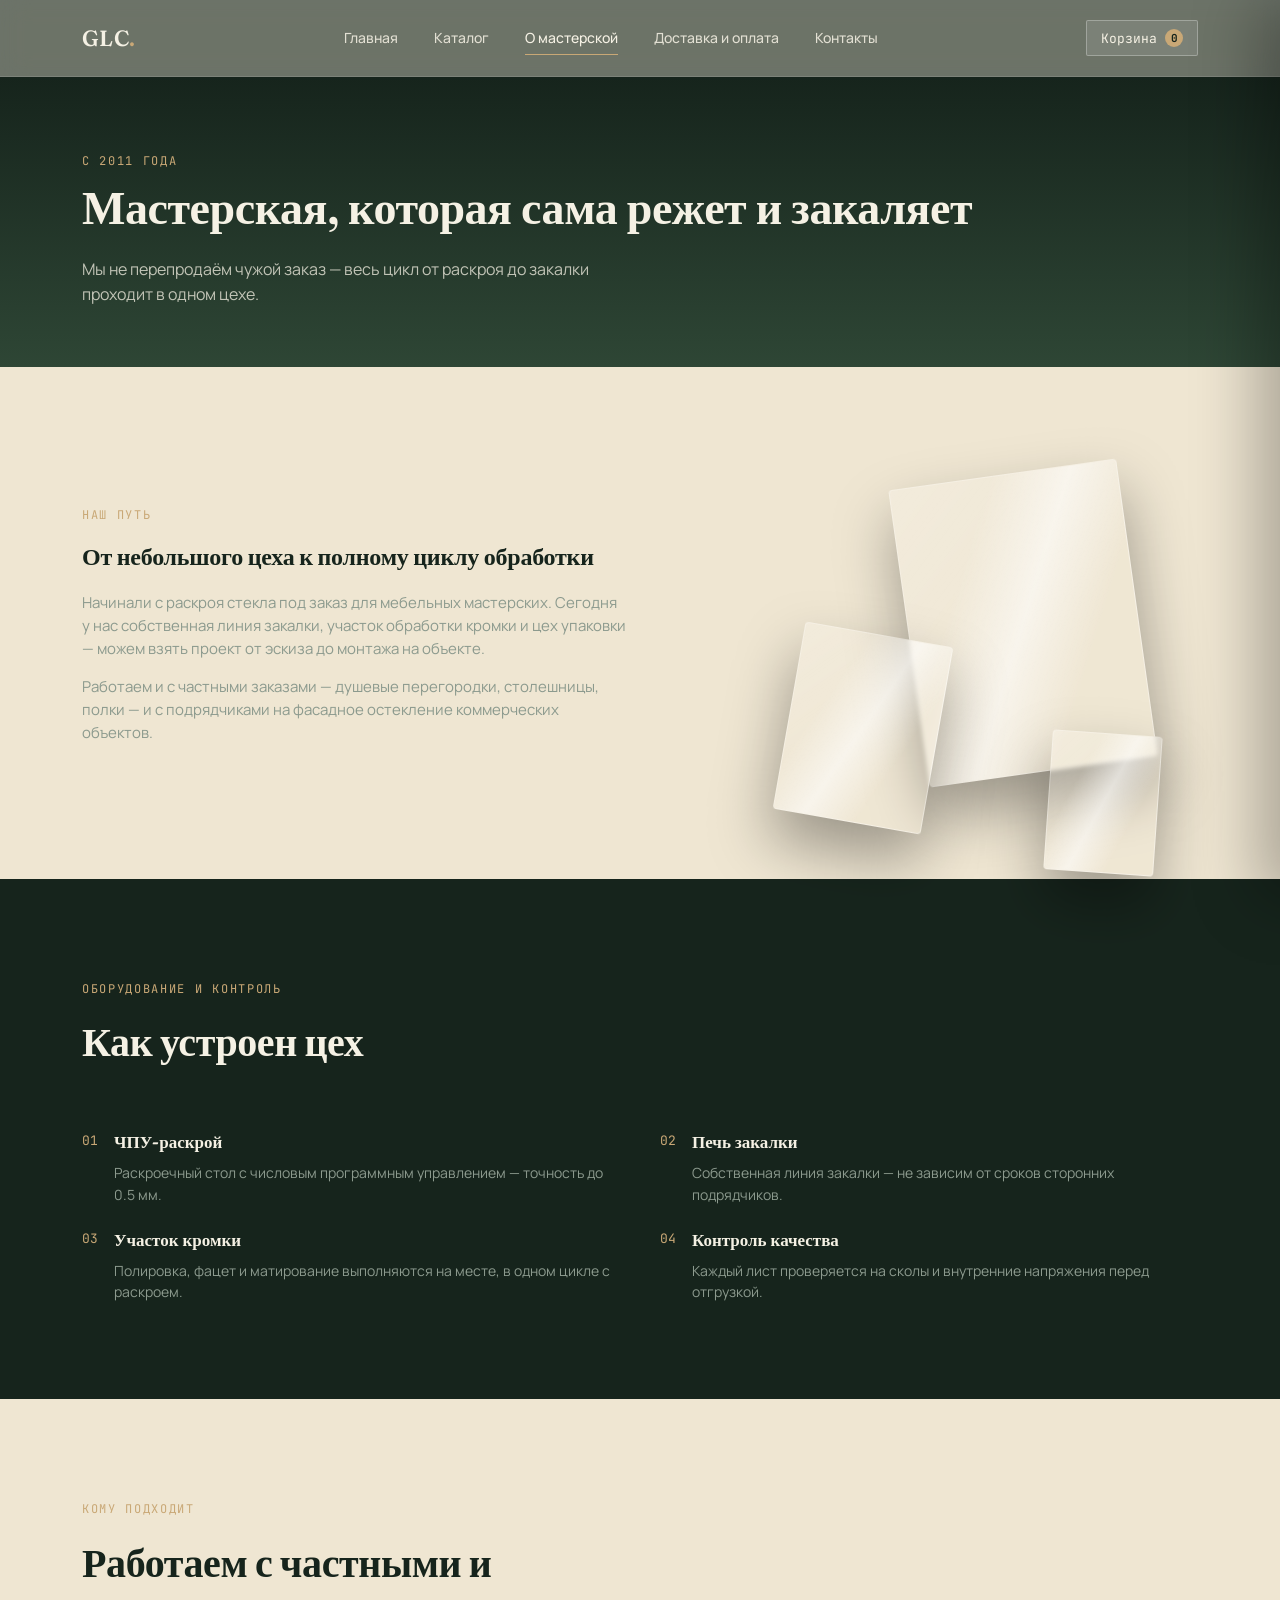
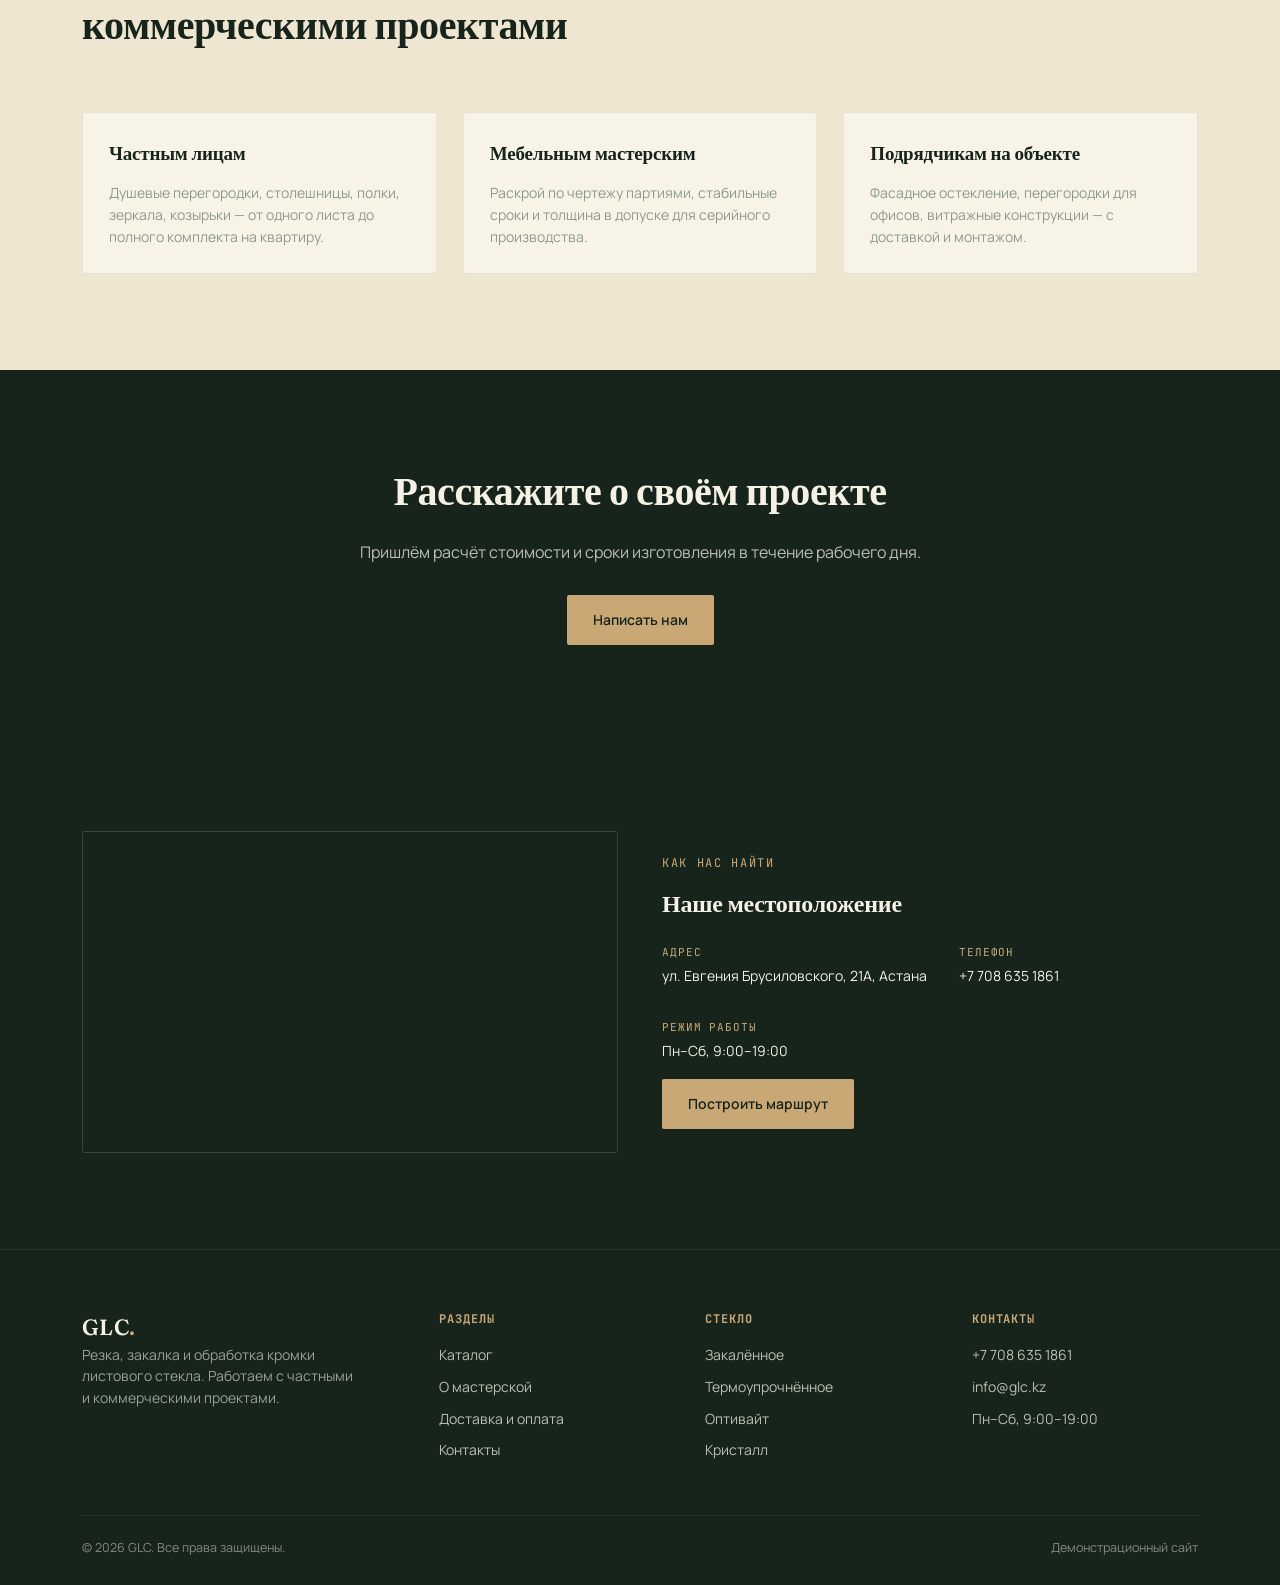
<file: About.html>
<!DOCTYPE html>
<html lang="ru">
<head>
<meta charset="UTF-8">
<meta name="viewport" content="width=device-width, initial-scale=1.0">
<meta name="description" content="GLC — мастерская полного цикла обработки стекла в Астане: раскрой по чертежу, собственная линия закалки, обработка кромки, контроль качества.">
<link rel="canonical" href="https://glc.kz/About.html">
<meta property="og:type" content="website">
<meta property="og:title" content="О мастерской — GLC Астана">
<meta property="og:description" content="GLC — мастерская полного цикла обработки стекла в Астане: раскрой по чертежу, собственная линия закалки, обработка кромки, контроль качества.">
<meta property="og:url" content="https://glc.kz/About.html">
<meta property="og:locale" content="ru_RU">
<link rel="icon" href="data:image/svg+xml,%3Csvg xmlns=%22http://www.w3.org/2000/svg%22 viewBox=%220 0 100 100%22%3E%3Cpolygon points=%2250,6 90,38 74,94 26,94 10,38%22 fill=%22%232E4635%22 stroke=%22%23C9A876%22 stroke-width=%224%22/%3E%3Cpolygon points=%2250,6 90,38 50,50%22 fill=%22%236E8F72%22 opacity=%220.6%22/%3E%3C/svg%3E">
<title>О мастерской — GLC</title>
<link rel="preconnect" href="https://fonts.googleapis.com">
<link href="https://fonts.googleapis.com/css2?family=Fraunces:ital,wght@0,500;0,600;1,500&family=Manrope:wght@400;500;600;700&family=JetBrains+Mono:wght@400;500;700&display=swap" rel="stylesheet">
<link rel="stylesheet" href="Style.css">
<script src="Script.js"></script>
</head>
<body>

<header class="site-header">
  <div class="wrap">
    <a href="index.html" class="logo">GLC<span>.</span></a>
    <nav class="nav-links">
      <a href="index.html">Главная</a>
      <a href="Catalog.html">Каталог</a>
      <a href="About.html" class="active">О мастерской</a>
      <a href="Delivery.html">Доставка и оплата</a>
      <a href="Contacts.html">Контакты</a>
    </nav>
    <div class="header-right">
      <button class="cart-btn">Корзина <span class="cart-count">0</span></button>
      <div class="burger"><span></span><span></span><span></span></div>
    </div>
  </div>
</header>

<div class="page-head">
  <div class="wrap">
    <span class="eyebrow">С 2011 года</span>
    <h1>Мастерская, которая сама режет и закаляет</h1>
    <p>Мы не перепродаём чужой заказ — весь цикл от раскроя до закалки проходит в одном цехе.</p>
  </div>
</div>

<section class="band-sand">
  <div class="wrap grid-2" style="align-items:center;">
    <div>
      <span class="eyebrow">Наш путь</span>
      <h2 style="margin-top:12px;">От небольшого цеха к полному циклу обработки</h2>
      <p style="color:var(--text-muted); margin-top:16px; font-size:15px;">
        Начинали с раскроя стекла под заказ для мебельных мастерских. Сегодня у нас собственная линия закалки,
        участок обработки кромки и цех упаковки — можем взять проект от эскиза до монтажа на объекте.
      </p>
      <p style="color:var(--text-muted); margin-top:14px; font-size:15px;">
        Работаем и с частными заказами — душевые перегородки, столешницы, полки — и с подрядчиками на фасадное
        остекление коммерческих объектов.
      </p>
    </div>
    <div class="shard-field" style="height:320px;">
      <div class="shard shard-a"></div>
      <div class="shard shard-b"></div>
      <div class="shard shard-c"></div>
    </div>
  </div>
</section>

<section class="band-deep">
  <div class="wrap">
    <div class="section-head">
      <span class="eyebrow">Оборудование и контроль</span>
      <h2>Как устроен цех</h2>
    </div>
    <div class="feat-list">
      <div class="feat">
        <span class="num">01</span>
        <div><h4>ЧПУ-раскрой</h4><p>Раскроечный стол с числовым программным управлением — точность до 0.5 мм.</p></div>
      </div>
      <div class="feat">
        <span class="num">02</span>
        <div><h4>Печь закалки</h4><p>Собственная линия закалки — не зависим от сроков сторонних подрядчиков.</p></div>
      </div>
      <div class="feat">
        <span class="num">03</span>
        <div><h4>Участок кромки</h4><p>Полировка, фацет и матирование выполняются на месте, в одном цикле с раскроем.</p></div>
      </div>
      <div class="feat">
        <span class="num">04</span>
        <div><h4>Контроль качества</h4><p>Каждый лист проверяется на сколы и внутренние напряжения перед отгрузкой.</p></div>
      </div>
    </div>
  </div>
</section>

<section class="band-sand">
  <div class="wrap">
    <div class="section-head">
      <span class="eyebrow">Кому подходит</span>
      <h2>Работаем с частными и коммерческими проектами</h2>
    </div>
    <div class="grid-3">
      <div class="card">
        <h3>Частным лицам</h3>
        <p class="desc">Душевые перегородки, столешницы, полки, зеркала, козырьки — от одного листа до полного комплекта на квартиру.</p>
      </div>
      <div class="card">
        <h3>Мебельным мастерским</h3>
        <p class="desc">Раскрой по чертежу партиями, стабильные сроки и толщина в допуске для серийного производства.</p>
      </div>
      <div class="card">
        <h3>Подрядчикам на объекте</h3>
        <p class="desc">Фасадное остекление, перегородки для офисов, витражные конструкции — с доставкой и монтажом.</p>
      </div>
    </div>
  </div>
</section>

<section class="cta-band">
  <div class="wrap">
    <h2>Расскажите о своём проекте</h2>
    <p>Пришлём расчёт стоимости и сроки изготовления в течение рабочего дня.</p>
    <a href="Contacts.html" class="btn btn-primary">Написать нам</a>
  </div>
</section>

<section class="band-deep location-section">
  <div class="wrap">
    <div class="location-map">
      <iframe src="https://maps.google.com/maps?q=%D0%9A%D0%B0%D0%B7%D0%B0%D1%85%D1%81%D1%82%D0%B0%D0%BD%2C%20%D0%90%D1%81%D1%82%D0%B0%D0%BD%D0%B0%2C%20%D1%83%D0%BB%D0%B8%D1%86%D0%B0%20%D0%95%D0%B2%D0%B3%D0%B5%D0%BD%D0%B8%D1%8F%20%D0%91%D1%80%D1%83%D1%81%D0%B8%D0%BB%D0%BE%D0%B2%D1%81%D0%BA%D0%BE%D0%B3%D0%BE%2C%2021%D0%90&t=&z=16&ie=UTF8&iwloc=&output=embed" loading="lazy" allowfullscreen title="Карта — расположение мастерской GLC"></iframe>
    </div>
    <div class="location-info">
      <span class="eyebrow">Как нас найти</span>
      <h2 style="color:var(--text-light); margin-top:6px;">Наше местоположение</h2>
      <div class="info-strip">
        <div><span class="lbl">Адрес</span>ул. Евгения Брусиловского, 21А, Астана</div>
        <div><span class="lbl">Телефон</span>+7 708 635 1861</div>
        <div><span class="lbl">Режим работы</span>Пн–Сб, 9:00–19:00</div>
      </div>
      <a class="btn btn-primary" style="margin-top:12px; width:fit-content;" target="_blank" rel="noopener" href="https://www.google.com/maps/dir/?api=1&destination=%D0%9A%D0%B0%D0%B7%D0%B0%D1%85%D1%81%D1%82%D0%B0%D0%BD%2C%20%D0%90%D1%81%D1%82%D0%B0%D0%BD%D0%B0%2C%20%D1%83%D0%BB%D0%B8%D1%86%D0%B0%20%D0%95%D0%B2%D0%B3%D0%B5%D0%BD%D0%B8%D1%8F%20%D0%91%D1%80%D1%83%D1%81%D0%B8%D0%BB%D0%BE%D0%B2%D1%81%D0%BA%D0%BE%D0%B3%D0%BE%2C%2021%D0%90">Построить маршрут</a>
    </div>
  </div>
</section>

<footer>
  <div class="wrap">
    <div class="footer-grid">
      <div>
        <a href="index.html" class="logo">GLC<span>.</span></a>
        <p class="foot-desc">Резка, закалка и обработка кромки листового стекла. Работаем с частными и коммерческими проектами.</p>
      </div>
      <div>
        <h5>Разделы</h5>
        <ul>
          <li><a href="Catalog.html">Каталог</a></li>
          <li><a href="About.html">О мастерской</a></li>
          <li><a href="Delivery.html">Доставка и оплата</a></li>
          <li><a href="Contacts.html">Контакты</a></li>
        </ul>
      </div>
      <div>
        <h5>Стекло</h5>
        <ul>
          <li>Закалённое</li>
          <li>Термоупрочнённое</li>
          <li>Оптивайт</li>
          <li>Кристалл</li>
        </ul>
      </div>
      <div>
        <h5>Контакты</h5>
        <ul>
          <li>+7 708 635 1861</li>
          <li>info@glc.kz</li>
          <li>Пн–Сб, 9:00–19:00</li>
        </ul>
      </div>
    </div>
    <div class="foot-bottom">
      <span>© 2026 GLC. Все права защищены.</span>
      <span>Демонстрационный сайт</span>
    </div>
  </div>
</footer>

<div class="toast"></div>
</body>
</html>
</file>
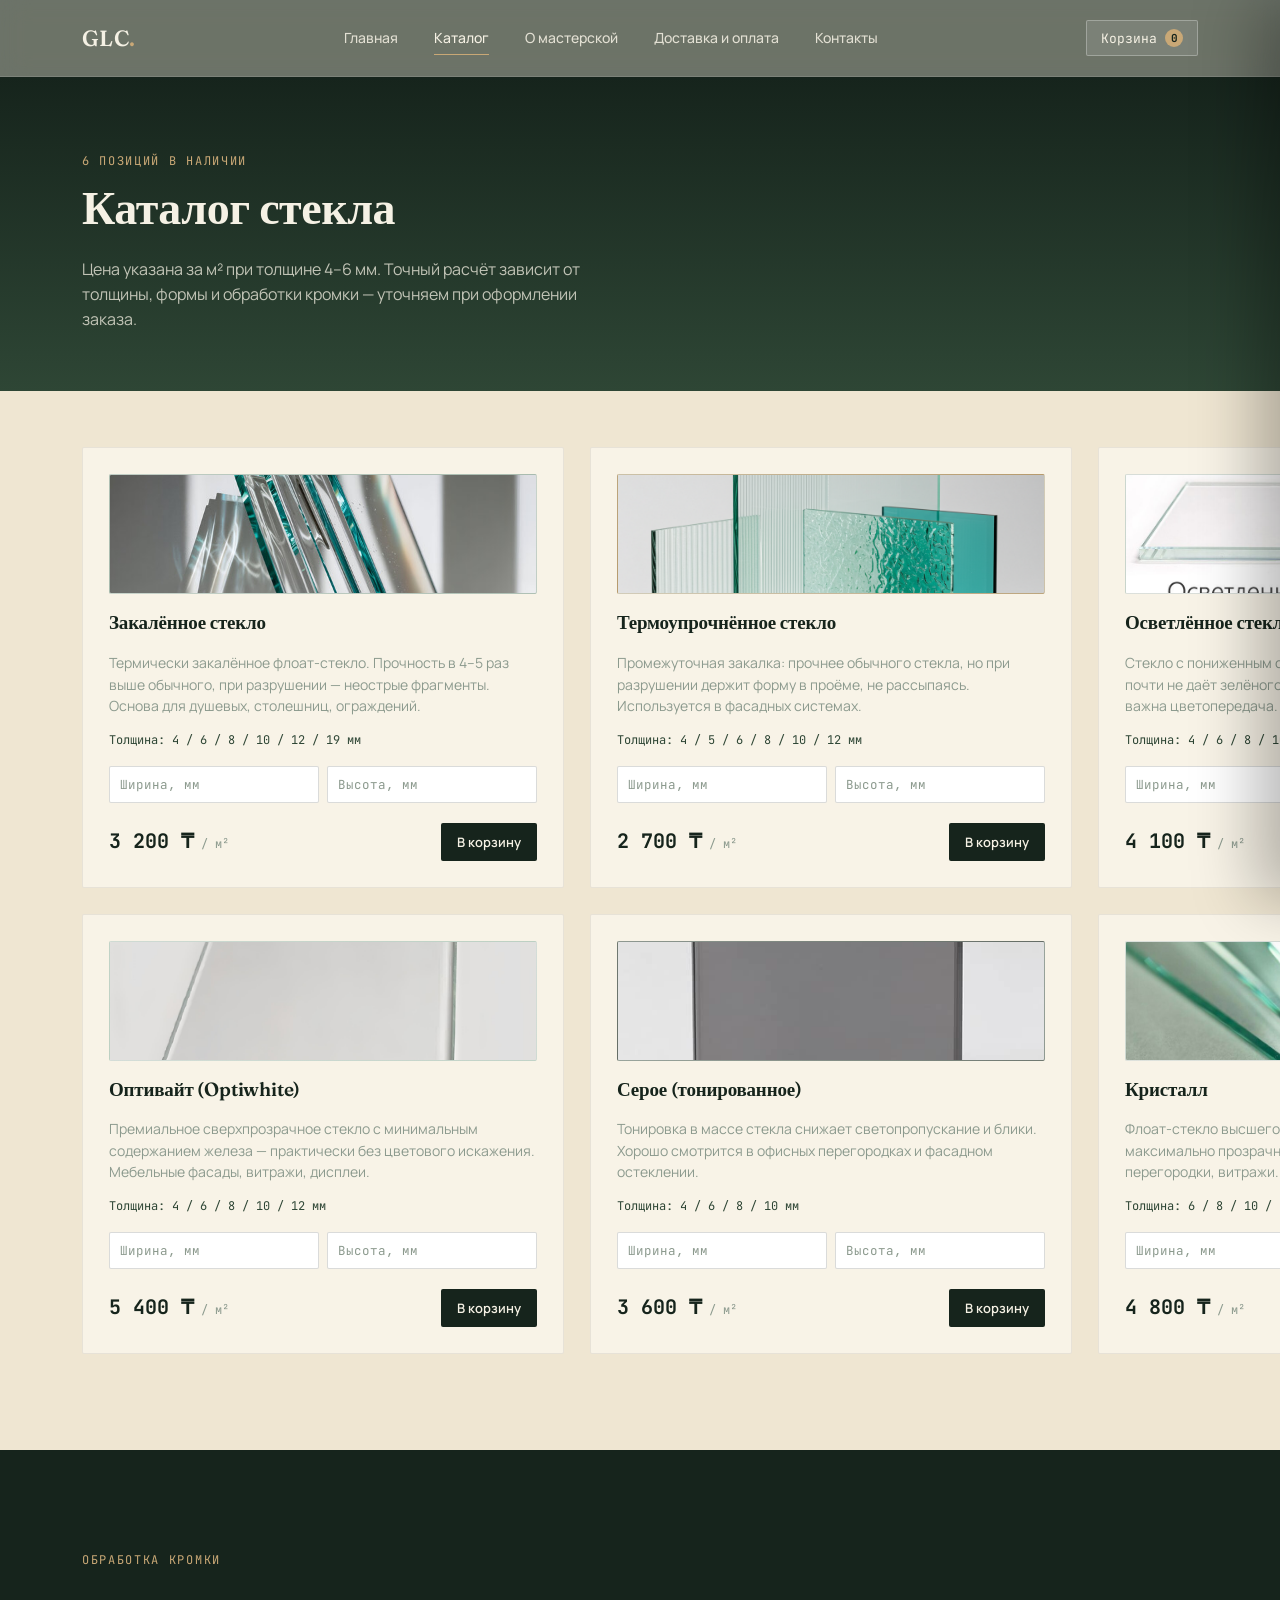
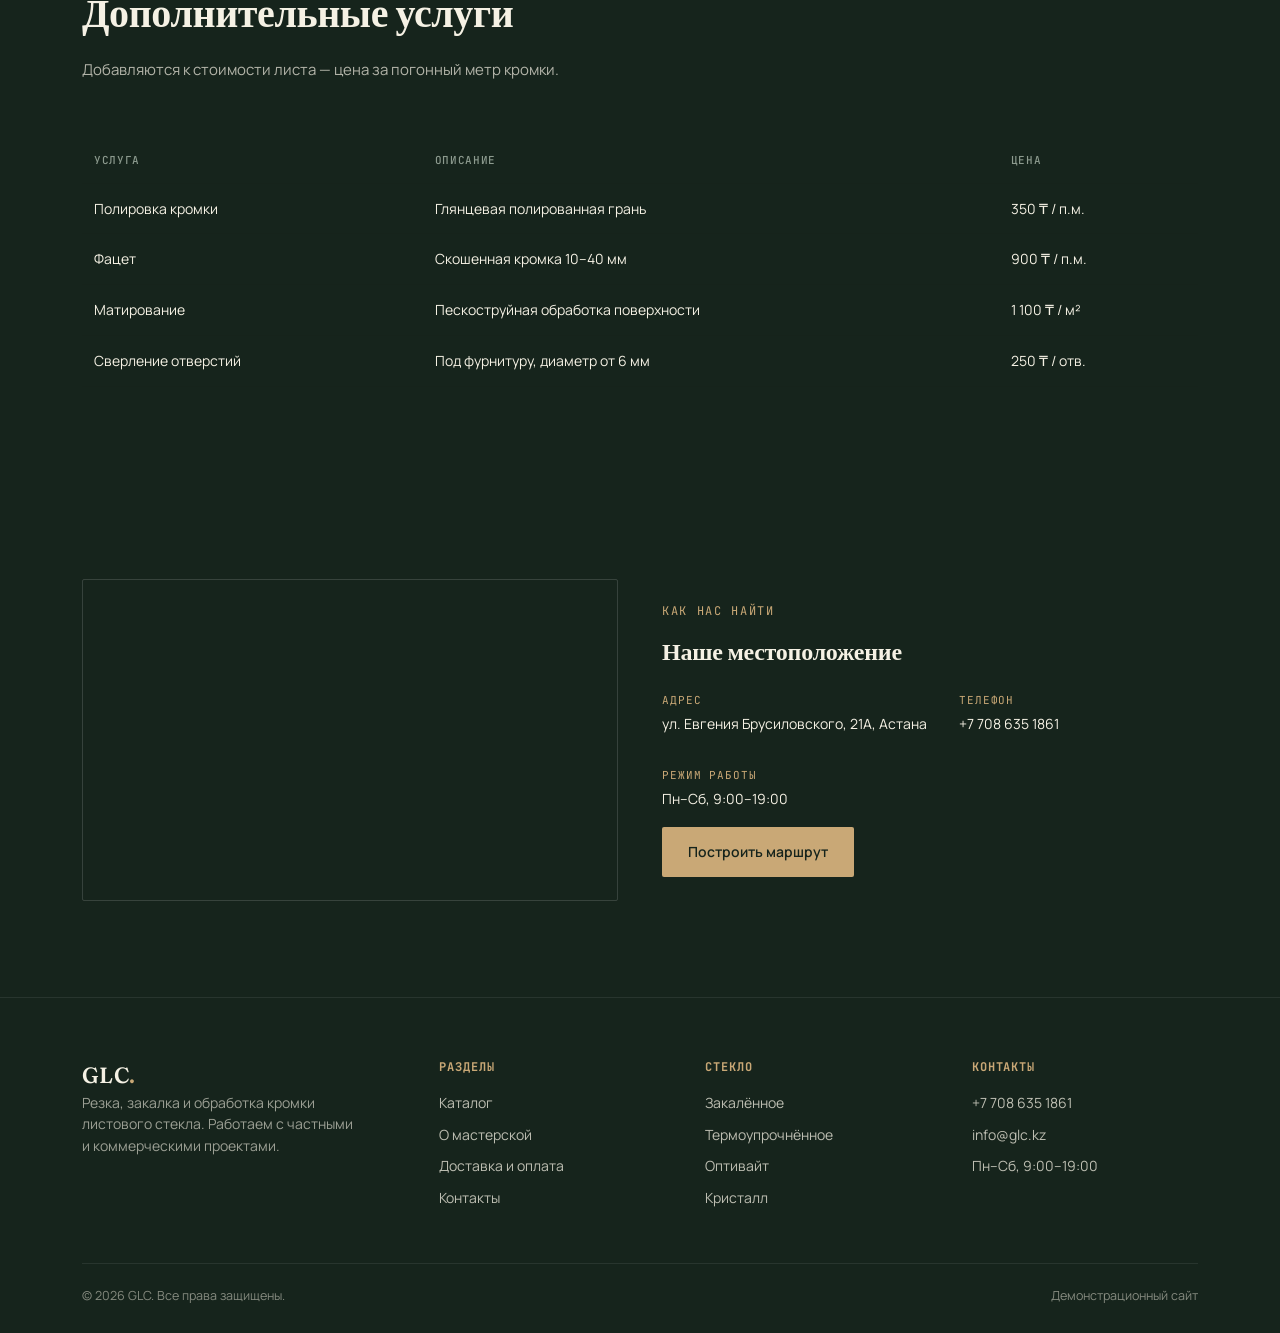
<file: Catalog.html>
<!DOCTYPE html>
<html lang="ru">
<head>
<meta charset="UTF-8">
<meta name="viewport" content="width=device-width, initial-scale=1.0">
<meta name="description" content="Каталог листового стекла GLC: закалённое, термоупрочнённое, осветлённое, оптивайт, тонированное, кристалл. Цены в тенге, обработка кромки.">
<link rel="canonical" href="https://glc.kz/Catalog.html">
<meta property="og:type" content="website">
<meta property="og:title" content="Каталог стекла — GLC Астана">
<meta property="og:description" content="Каталог листового стекла GLC: закалённое, термоупрочнённое, осветлённое, оптивайт, тонированное, кристалл. Цены в тенге, обработка кромки.">
<meta property="og:url" content="https://glc.kz/Catalog.html">
<meta property="og:locale" content="ru_RU">
<link rel="icon" href="data:image/svg+xml,%3Csvg xmlns=%22http://www.w3.org/2000/svg%22 viewBox=%220 0 100 100%22%3E%3Cpolygon points=%2250,6 90,38 74,94 26,94 10,38%22 fill=%22%232E4635%22 stroke=%22%23C9A876%22 stroke-width=%224%22/%3E%3Cpolygon points=%2250,6 90,38 50,50%22 fill=%22%236E8F72%22 opacity=%220.6%22/%3E%3C/svg%3E">
<title>Каталог стекла — GLC</title>
<link rel="preconnect" href="https://fonts.googleapis.com">
<link href="https://fonts.googleapis.com/css2?family=Fraunces:ital,wght@0,500;0,600;1,500&family=Manrope:wght@400;500;600;700&family=JetBrains+Mono:wght@400;500;700&display=swap" rel="stylesheet">
<link rel="stylesheet" href="Style.css">
<script src="Script.js"></script>
</head>
<body>

<header class="site-header">
  <div class="wrap">
    <a href="index.html" class="logo">GLC<span>.</span></a>
    <nav class="nav-links">
      <a href="index.html">Главная</a>
      <a href="Catalog.html" class="active">Каталог</a>
      <a href="About.html">О мастерской</a>
      <a href="Delivery.html">Доставка и оплата</a>
      <a href="Contacts.html">Контакты</a>
    </nav>
    <div class="header-right">
      <button class="cart-btn">Корзина <span class="cart-count">0</span></button>
      <div class="burger"><span></span><span></span><span></span></div>
    </div>
  </div>
</header>

<div class="page-head">
  <div class="wrap">
    <span class="eyebrow">6 позиций в наличии</span>
    <h1>Каталог стекла</h1>
    <p>Цена указана за м² при толщине 4–6 мм. Точный расчёт зависит от толщины, формы и обработки кромки — уточняем при оформлении заказа.</p>
  </div>
</div>

<section class="band-sand" style="padding-top:56px;">
  <div class="wrap">
    <div class="grid-3">

      <div class="card">
        <div class="swatch sw-1"><img src="imeges/Zakalennoe.jpg" alt="Закалённое стекло" loading="lazy"></div>
        <h3>Закалённое стекло</h3>
        <p class="desc">Термически закалённое флоат-стекло. Прочность в 4–5 раз выше обычного, при разрушении — неострые фрагменты. Основа для душевых, столешниц, ограждений.</p>
        <p class="meta">Толщина: 4 / 6 / 8 / 10 / 12 / 19 мм</p>
        <div class="dims-row">
          <input type="number" class="dim-input" data-dim="width" placeholder="Ширина, мм" min="1">
          <input type="number" class="dim-input" data-dim="height" placeholder="Высота, мм" min="1">
        </div>
        <div class="price-row">
          <span class="price">3 200 ₸<small> / м²</small></span>
          <button class="add-btn" data-name="Закалённое стекло" data-price="3200">В корзину</button>
        </div>
      </div>

      <div class="card">
        <div class="swatch sw-2"><img src="imeges/Termouprochnennoe.png" alt="Термоупрочнённое стекло" loading="lazy"></div>
        <h3>Термоупрочнённое стекло</h3>
        <p class="desc">Промежуточная закалка: прочнее обычного стекла, но при разрушении держит форму в проёме, не рассыпаясь. Используется в фасадных системах.</p>
        <p class="meta">Толщина: 4 / 5 / 6 / 8 / 10 / 12 мм</p>
        <div class="dims-row">
          <input type="number" class="dim-input" data-dim="width" placeholder="Ширина, мм" min="1">
          <input type="number" class="dim-input" data-dim="height" placeholder="Высота, мм" min="1">
        </div>
        <div class="price-row">
          <span class="price">2 700 ₸<small> / м²</small></span>
          <button class="add-btn" data-name="Термоупрочнённое стекло" data-price="2700">В корзину</button>
        </div>
      </div>

      <div class="card">
        <div class="swatch sw-3"><img src="imeges/осветлённое стекло.jpg" alt="Осветлённое стекло" loading="lazy"></div>
        <h3>Осветлённое стекло</h3>
        <p class="desc">Стекло с пониженным содержанием оксида железа — торец почти не даёт зелёного оттенка. Для витрин и остекления, где важна цветопередача.</p>
        <p class="meta">Толщина: 4 / 6 / 8 / 10 мм</p>
        <div class="dims-row">
          <input type="number" class="dim-input" data-dim="width" placeholder="Ширина, мм" min="1">
          <input type="number" class="dim-input" data-dim="height" placeholder="Высота, мм" min="1">
        </div>
        <div class="price-row">
          <span class="price">4 100 ₸<small> / м²</small></span>
          <button class="add-btn" data-name="Осветлённое стекло" data-price="4100">В корзину</button>
        </div>
      </div>

      <div class="card">
        <div class="swatch sw-4"><img src="imeges/оптивайт стекло.jpg" alt="Стекло Оптивайт" loading="lazy"></div>
        <h3>Оптивайт (Optiwhite)</h3>
        <p class="desc">Премиальное сверхпрозрачное стекло с минимальным содержанием железа — практически без цветового искажения. Мебельные фасады, витражи, дисплеи.</p>
        <p class="meta">Толщина: 4 / 6 / 8 / 10 / 12 мм</p>
        <div class="dims-row">
          <input type="number" class="dim-input" data-dim="width" placeholder="Ширина, мм" min="1">
          <input type="number" class="dim-input" data-dim="height" placeholder="Высота, мм" min="1">
        </div>
        <div class="price-row">
          <span class="price">5 400 ₸<small> / м²</small></span>
          <button class="add-btn" data-name="Стекло Оптивайт" data-price="5400">В корзину</button>
        </div>
      </div>

      <div class="card">
        <div class="swatch sw-5"><img src="imeges/серое (тонированное) стекло.jpg" alt="Серое тонированное стекло" loading="lazy"></div>
        <h3>Серое (тонированное)</h3>
        <p class="desc">Тонировка в массе стекла снижает светопропускание и блики. Хорошо смотрится в офисных перегородках и фасадном остеклении.</p>
        <p class="meta">Толщина: 4 / 6 / 8 / 10 мм</p>
        <div class="dims-row">
          <input type="number" class="dim-input" data-dim="width" placeholder="Ширина, мм" min="1">
          <input type="number" class="dim-input" data-dim="height" placeholder="Высота, мм" min="1">
        </div>
        <div class="price-row">
          <span class="price">3 600 ₸<small> / м²</small></span>
          <button class="add-btn" data-name="Серое стекло" data-price="3600">В корзину</button>
        </div>
      </div>

      <div class="card">
        <div class="swatch sw-6"><img src="imeges/полерованый торец стекло.jpg" alt="Стекло Кристалл" loading="lazy"></div>
        <h3>Кристалл</h3>
        <p class="desc">Флоат-стекло высшего сорта без визуальных дефектов, максимально прозрачное. Межкомнатные двери, душевые перегородки, витражи.</p>
        <p class="meta">Толщина: 6 / 8 / 10 / 12 мм</p>
        <div class="dims-row">
          <input type="number" class="dim-input" data-dim="width" placeholder="Ширина, мм" min="1">
          <input type="number" class="dim-input" data-dim="height" placeholder="Высота, мм" min="1">
        </div>
        <div class="price-row">
          <span class="price">4 800 ₸<small> / м²</small></span>
          <button class="add-btn" data-name="Стекло Кристалл" data-price="4800">В корзину</button>
        </div>
      </div>

    </div>
  </div>
</section>

<section class="band-deep">
  <div class="wrap">
    <div class="section-head">
      <span class="eyebrow">Обработка кромки</span>
      <h2>Дополнительные услуги</h2>
      <p>Добавляются к стоимости листа — цена за погонный метр кромки.</p>
    </div>
    <div class="table-scroll">
        <table>
      <thead>
        <tr><th>Услуга</th><th>Описание</th><th>Цена</th></tr>
      </thead>
      <tbody>
        <tr><td>Полировка кромки</td><td>Глянцевая полированная грань</td><td>350 ₸ / п.м.</td></tr>
        <tr><td>Фацет</td><td>Скошенная кромка 10–40 мм</td><td>900 ₸ / п.м.</td></tr>
        <tr><td>Матирование</td><td>Пескоструйная обработка поверхности</td><td>1 100 ₸ / м²</td></tr>
        <tr><td>Сверление отверстий</td><td>Под фурнитуру, диаметр от 6 мм</td><td>250 ₸ / отв.</td></tr>
      </tbody>
    </table>
        </div>
  </div>
</section>

<section class="band-deep location-section">
  <div class="wrap">
    <div class="location-map">
      <iframe src="https://maps.google.com/maps?q=%D0%9A%D0%B0%D0%B7%D0%B0%D1%85%D1%81%D1%82%D0%B0%D0%BD%2C%20%D0%90%D1%81%D1%82%D0%B0%D0%BD%D0%B0%2C%20%D1%83%D0%BB%D0%B8%D1%86%D0%B0%20%D0%95%D0%B2%D0%B3%D0%B5%D0%BD%D0%B8%D1%8F%20%D0%91%D1%80%D1%83%D1%81%D0%B8%D0%BB%D0%BE%D0%B2%D1%81%D0%BA%D0%BE%D0%B3%D0%BE%2C%2021%D0%90&t=&z=16&ie=UTF8&iwloc=&output=embed" loading="lazy" allowfullscreen title="Карта — расположение мастерской GLC"></iframe>
    </div>
    <div class="location-info">
      <span class="eyebrow">Как нас найти</span>
      <h2 style="color:var(--text-light); margin-top:6px;">Наше местоположение</h2>
      <div class="info-strip">
        <div><span class="lbl">Адрес</span>ул. Евгения Брусиловского, 21А, Астана</div>
        <div><span class="lbl">Телефон</span>+7 708 635 1861</div>
        <div><span class="lbl">Режим работы</span>Пн–Сб, 9:00–19:00</div>
      </div>
      <a class="btn btn-primary" style="margin-top:12px; width:fit-content;" target="_blank" rel="noopener" href="https://www.google.com/maps/dir/?api=1&destination=%D0%9A%D0%B0%D0%B7%D0%B0%D1%85%D1%81%D1%82%D0%B0%D0%BD%2C%20%D0%90%D1%81%D1%82%D0%B0%D0%BD%D0%B0%2C%20%D1%83%D0%BB%D0%B8%D1%86%D0%B0%20%D0%95%D0%B2%D0%B3%D0%B5%D0%BD%D0%B8%D1%8F%20%D0%91%D1%80%D1%83%D1%81%D0%B8%D0%BB%D0%BE%D0%B2%D1%81%D0%BA%D0%BE%D0%B3%D0%BE%2C%2021%D0%90">Построить маршрут</a>
    </div>
  </div>
</section>

<footer>
  <div class="wrap">
    <div class="footer-grid">
      <div>
        <a href="index.html" class="logo">GLC<span>.</span></a>
        <p class="foot-desc">Резка, закалка и обработка кромки листового стекла. Работаем с частными и коммерческими проектами.</p>
      </div>
      <div>
        <h5>Разделы</h5>
        <ul>
          <li><a href="Catalog.html">Каталог</a></li>
          <li><a href="About.html">О мастерской</a></li>
          <li><a href="Delivery.html">Доставка и оплата</a></li>
          <li><a href="Contacts.html">Контакты</a></li>
        </ul>
      </div>
      <div>
        <h5>Стекло</h5>
        <ul>
          <li>Закалённое</li>
          <li>Термоупрочнённое</li>
          <li>Оптивайт</li>
          <li>Кристалл</li>
        </ul>
      </div>
      <div>
        <h5>Контакты</h5>
        <ul>
          <li>+7 708 635 1861</li>
          <li>info@glc.kz</li>
          <li>Пн–Сб, 9:00–19:00</li>
        </ul>
      </div>
    </div>
    <div class="foot-bottom">
      <span>© 2026 GLC. Все права защищены.</span>
      <span>Демонстрационный сайт</span>
    </div>
  </div>
</footer>

<div class="toast"></div>
</body>
</html>
</file>
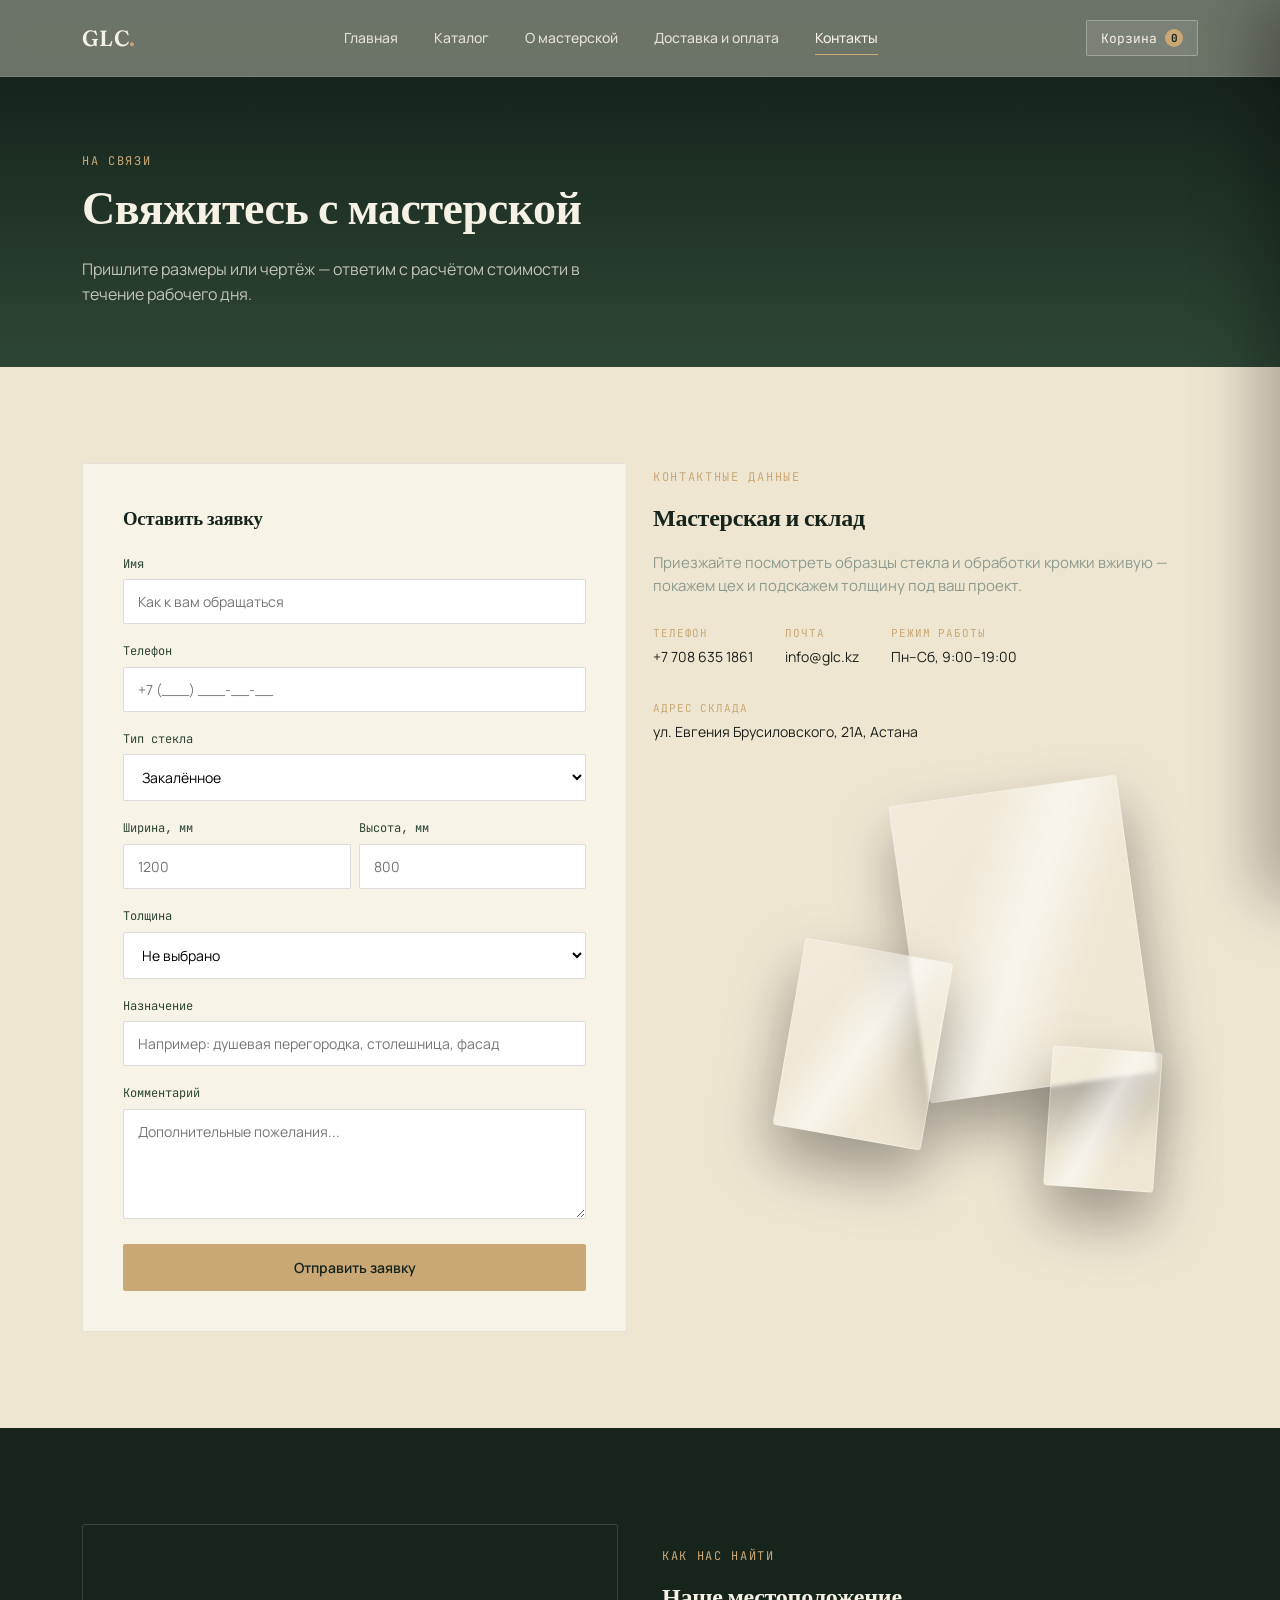
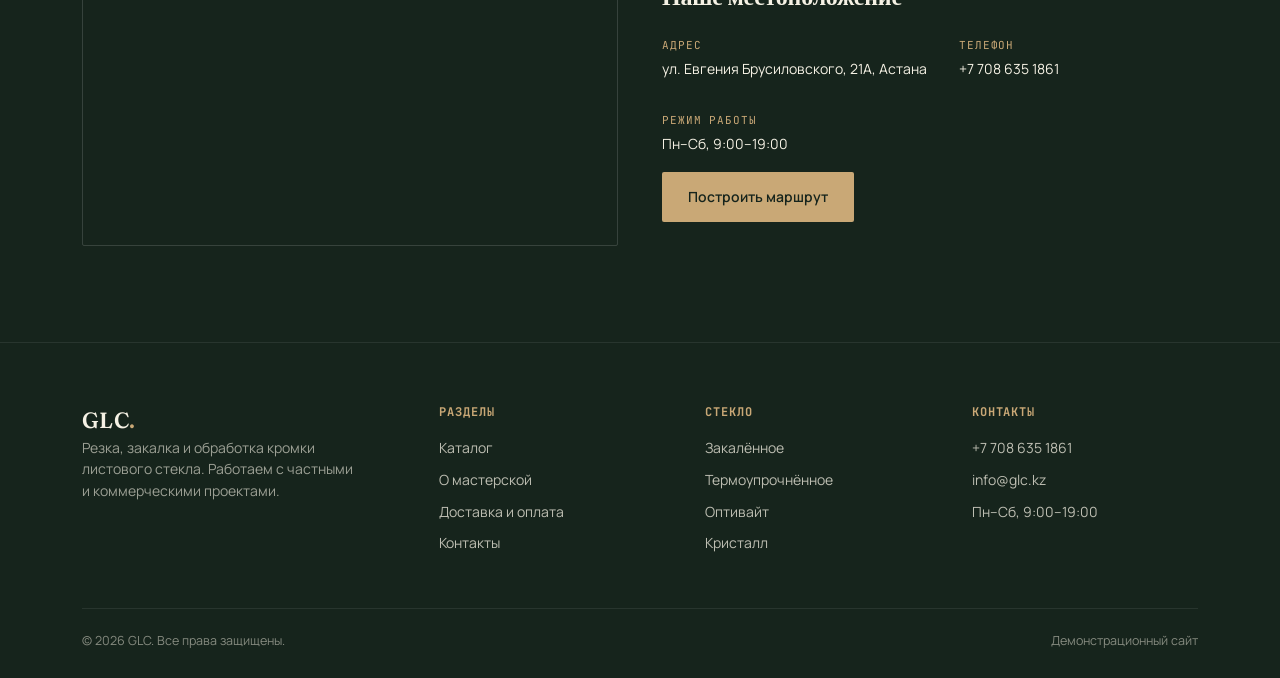
<file: Contacts.html>
<!DOCTYPE html>
<html lang="ru">
<head>
<meta charset="UTF-8">
<meta name="viewport" content="width=device-width, initial-scale=1.0">
<meta name="description" content="Свяжитесь с мастерской GLC в Астане: адрес, телефон, форма заявки на расчёт стоимости резки и закалки стекла.">
<link rel="canonical" href="https://glc.kz/Contacts.html">
<meta property="og:type" content="website">
<meta property="og:title" content="Контакты — GLC Астана">
<meta property="og:description" content="Свяжитесь с мастерской GLC в Астане: адрес, телефон, форма заявки на расчёт стоимости резки и закалки стекла.">
<meta property="og:url" content="https://glc.kz/Contacts.html">
<meta property="og:locale" content="ru_RU">
<link rel="icon" href="data:image/svg+xml,%3Csvg xmlns=%22http://www.w3.org/2000/svg%22 viewBox=%220 0 100 100%22%3E%3Cpolygon points=%2250,6 90,38 74,94 26,94 10,38%22 fill=%22%232E4635%22 stroke=%22%23C9A876%22 stroke-width=%224%22/%3E%3Cpolygon points=%2250,6 90,38 50,50%22 fill=%22%236E8F72%22 opacity=%220.6%22/%3E%3C/svg%3E">
<title>Контакты — GLC</title>
<link rel="preconnect" href="https://fonts.googleapis.com">
<link href="https://fonts.googleapis.com/css2?family=Fraunces:ital,wght@0,500;0,600;1,500&family=Manrope:wght@400;500;600;700&family=JetBrains+Mono:wght@400;500;700&display=swap" rel="stylesheet">
<link rel="stylesheet" href="Style.css">
<script src="Script.js"></script>
</head>
<body>

<header class="site-header">
  <div class="wrap">
    <a href="index.html" class="logo">GLC<span>.</span></a>
    <nav class="nav-links">
      <a href="index.html">Главная</a>
      <a href="Catalog.html">Каталог</a>
      <a href="About.html">О мастерской</a>
      <a href="Delivery.html">Доставка и оплата</a>
      <a href="Contacts.html" class="active">Контакты</a>
    </nav>
    <div class="header-right">
      <button class="cart-btn">Корзина <span class="cart-count">0</span></button>
      <div class="burger"><span></span><span></span><span></span></div>
    </div>
  </div>
</header>

<div class="page-head">
  <div class="wrap">
    <span class="eyebrow">На связи</span>
    <h1>Свяжитесь с мастерской</h1>
    <p>Пришлите размеры или чертёж — ответим с расчётом стоимости в течение рабочего дня.</p>
  </div>
</div>

<section class="band-sand">
  <div class="wrap grid-2">
    <div class="form-box">
      <h3 style="margin-bottom:22px;">Оставить заявку</h3>
      <form id="inquiryForm" novalidate>
        <div class="field">
          <label for="name">Имя</label>
          <input id="name" type="text" placeholder="Как к вам обращаться">
        </div>
        <div class="field">
          <label for="phone">Телефон</label>
          <input id="phone" type="tel" placeholder="+7 (___) ___-__-__">
        </div>
        <div class="field">
          <label for="glass-type">Тип стекла</label>
          <select id="glass-type">
            <option>Закалённое</option>
            <option>Термоупрочнённое</option>
            <option>Осветлённое</option>
            <option>Оптивайт</option>
            <option>Серое</option>
            <option>Кристалл</option>
            <option>Не знаю, нужна консультация</option>
          </select>
        </div>
        <div class="dims-row">
          <div class="field" style="flex:1; margin-bottom:0;">
            <label for="reqWidth">Ширина, мм</label>
            <input id="reqWidth" type="number" min="1" placeholder="1200">
          </div>
          <div class="field" style="flex:1; margin-bottom:0;">
            <label for="reqHeight">Высота, мм</label>
            <input id="reqHeight" type="number" min="1" placeholder="800">
          </div>
        </div>
        <div class="field">
          <label for="thickness">Толщина</label>
          <select id="thickness">
            <option value="">Не выбрано</option>
            <option>4 мм</option>
            <option>5 мм</option>
            <option>6 мм</option>
            <option>8 мм</option>
            <option>10 мм</option>
            <option>12 мм</option>
            <option>19 мм</option>
          </select>
        </div>
        <div class="field">
          <label for="purpose">Назначение</label>
          <input id="purpose" type="text" placeholder="Например: душевая перегородка, столешница, фасад">
        </div>
        <div class="field">
          <label for="msg">Комментарий</label>
          <textarea id="msg" placeholder="Дополнительные пожелания..."></textarea>
        </div>
        <button type="submit" class="btn btn-primary" style="width:100%; justify-content:center;">Отправить заявку</button>
      </form>
    </div>

    <div>
      <span class="eyebrow">Контактные данные</span>
      <h2 style="margin-top:12px;">Мастерская и склад</h2>
      <p style="color:var(--text-muted); margin-top:14px; font-size:15px;">
        Приезжайте посмотреть образцы стекла и обработки кромки вживую — покажем цех и подскажем толщину под ваш проект.
      </p>
      <div class="info-strip">
        <div><span class="lbl">Телефон</span>+7 708 635 1861</div>
        <div><span class="lbl">Почта</span>info@glc.kz</div>
        <div><span class="lbl">Режим работы</span>Пн–Сб, 9:00–19:00</div>
        <div><span class="lbl">Адрес склада</span>ул. Евгения Брусиловского, 21А, Астана</div>
      </div>
      <div class="shard-field" style="height:220px; margin-top:36px;">
        <div class="shard shard-a"></div>
        <div class="shard shard-b"></div>
        <div class="shard shard-c"></div>
      </div>
    </div>
  </div>
</section>

<section class="band-deep location-section">
  <div class="wrap">
    <div class="location-map">
      <iframe src="https://maps.google.com/maps?q=%D0%9A%D0%B0%D0%B7%D0%B0%D1%85%D1%81%D1%82%D0%B0%D0%BD%2C%20%D0%90%D1%81%D1%82%D0%B0%D0%BD%D0%B0%2C%20%D1%83%D0%BB%D0%B8%D1%86%D0%B0%20%D0%95%D0%B2%D0%B3%D0%B5%D0%BD%D0%B8%D1%8F%20%D0%91%D1%80%D1%83%D1%81%D0%B8%D0%BB%D0%BE%D0%B2%D1%81%D0%BA%D0%BE%D0%B3%D0%BE%2C%2021%D0%90&t=&z=16&ie=UTF8&iwloc=&output=embed" loading="lazy" allowfullscreen title="Карта — расположение мастерской GLC"></iframe>
    </div>
    <div class="location-info">
      <span class="eyebrow">Как нас найти</span>
      <h2 style="color:var(--text-light); margin-top:6px;">Наше местоположение</h2>
      <div class="info-strip">
        <div><span class="lbl">Адрес</span>ул. Евгения Брусиловского, 21А, Астана</div>
        <div><span class="lbl">Телефон</span>+7 708 635 1861</div>
        <div><span class="lbl">Режим работы</span>Пн–Сб, 9:00–19:00</div>
      </div>
      <a class="btn btn-primary" style="margin-top:12px; width:fit-content;" target="_blank" rel="noopener" href="https://www.google.com/maps/dir/?api=1&destination=%D0%9A%D0%B0%D0%B7%D0%B0%D1%85%D1%81%D1%82%D0%B0%D0%BD%2C%20%D0%90%D1%81%D1%82%D0%B0%D0%BD%D0%B0%2C%20%D1%83%D0%BB%D0%B8%D1%86%D0%B0%20%D0%95%D0%B2%D0%B3%D0%B5%D0%BD%D0%B8%D1%8F%20%D0%91%D1%80%D1%83%D1%81%D0%B8%D0%BB%D0%BE%D0%B2%D1%81%D0%BA%D0%BE%D0%B3%D0%BE%2C%2021%D0%90">Построить маршрут</a>
    </div>
  </div>
</section>

<footer>
  <div class="wrap">
    <div class="footer-grid">
      <div>
        <a href="index.html" class="logo">GLC<span>.</span></a>
        <p class="foot-desc">Резка, закалка и обработка кромки листового стекла. Работаем с частными и коммерческими проектами.</p>
      </div>
      <div>
        <h5>Разделы</h5>
        <ul>
          <li><a href="Catalog.html">Каталог</a></li>
          <li><a href="About.html">О мастерской</a></li>
          <li><a href="Delivery.html">Доставка и оплата</a></li>
          <li><a href="Contacts.html">Контакты</a></li>
        </ul>
      </div>
      <div>
        <h5>Стекло</h5>
        <ul>
          <li>Закалённое</li>
          <li>Термоупрочнённое</li>
          <li>Оптивайт</li>
          <li>Кристалл</li>
        </ul>
      </div>
      <div>
        <h5>Контакты</h5>
        <ul>
          <li>+7 708 635 1861</li>
          <li>info@glc.kz</li>
          <li>Пн–Сб, 9:00–19:00</li>
        </ul>
      </div>
    </div>
    <div class="foot-bottom">
      <span>© 2026 GLC. Все права защищены.</span>
      <span>Демонстрационный сайт</span>
    </div>
  </div>
</footer>

<div class="toast"></div>
</body>
</html>
</file>
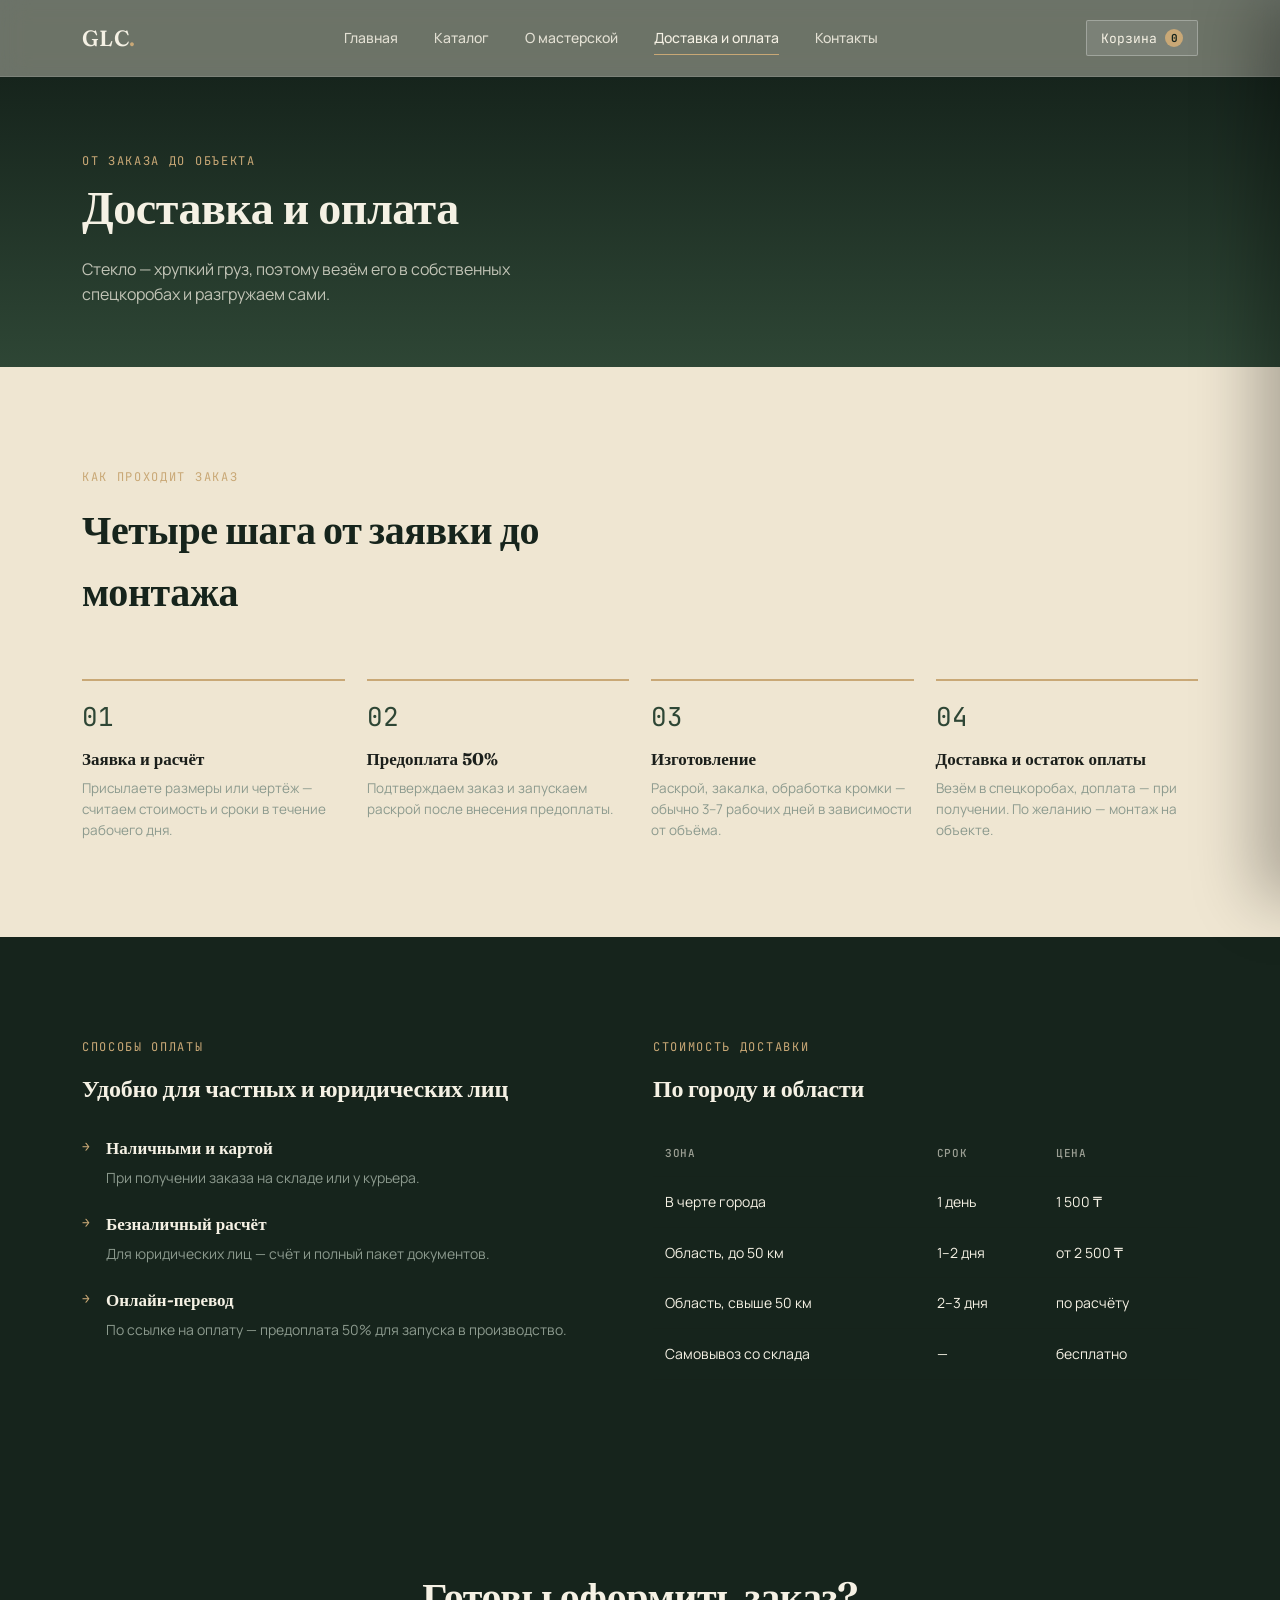
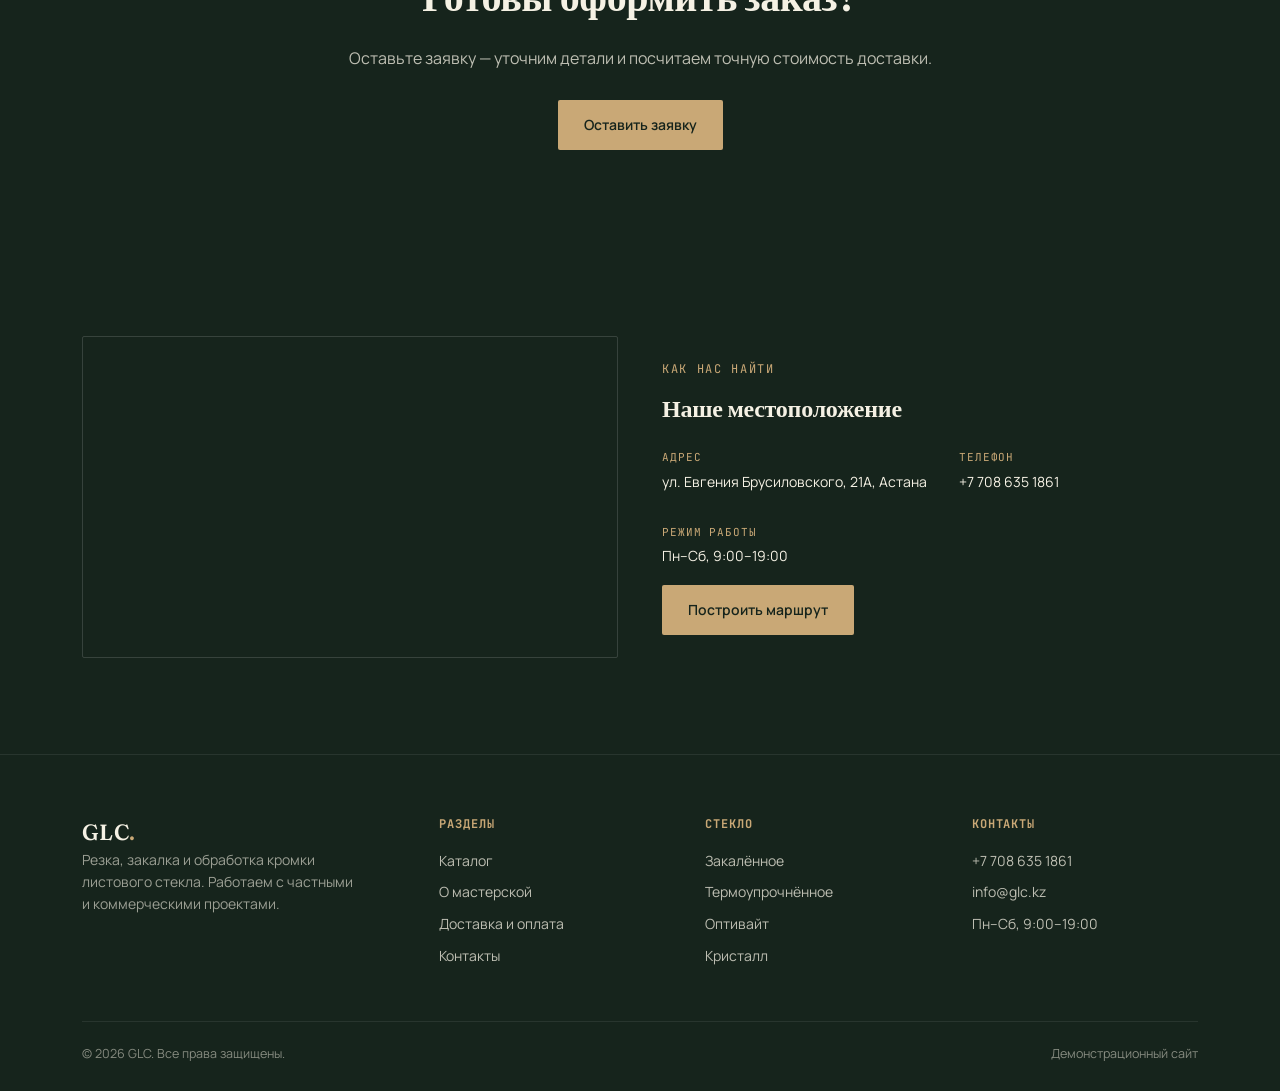
<file: Delivery.html>
<!DOCTYPE html>
<html lang="ru">
<head>
<meta charset="UTF-8">
<meta name="viewport" content="width=device-width, initial-scale=1.0">
<meta name="description" content="Условия доставки и оплаты заказов стекла GLC в Астане: этапы заказа, способы оплаты, стоимость и сроки доставки по городу и области.">
<link rel="canonical" href="https://glc.kz/Delivery.html">
<meta property="og:type" content="website">
<meta property="og:title" content="Доставка и оплата — GLC Астана">
<meta property="og:description" content="Условия доставки и оплаты заказов стекла GLC в Астане: этапы заказа, способы оплаты, стоимость и сроки доставки по городу и области.">
<meta property="og:url" content="https://glc.kz/Delivery.html">
<meta property="og:locale" content="ru_RU">
<link rel="icon" href="data:image/svg+xml,%3Csvg xmlns=%22http://www.w3.org/2000/svg%22 viewBox=%220 0 100 100%22%3E%3Cpolygon points=%2250,6 90,38 74,94 26,94 10,38%22 fill=%22%232E4635%22 stroke=%22%23C9A876%22 stroke-width=%224%22/%3E%3Cpolygon points=%2250,6 90,38 50,50%22 fill=%22%236E8F72%22 opacity=%220.6%22/%3E%3C/svg%3E">
<title>Доставка и оплата — GLC</title>
<link rel="preconnect" href="https://fonts.googleapis.com">
<link href="https://fonts.googleapis.com/css2?family=Fraunces:ital,wght@0,500;0,600;1,500&family=Manrope:wght@400;500;600;700&family=JetBrains+Mono:wght@400;500;700&display=swap" rel="stylesheet">
<link rel="stylesheet" href="Style.css">
<script src="Script.js"></script>
</head>
<body>

<header class="site-header">
  <div class="wrap">
    <a href="index.html" class="logo">GLC<span>.</span></a>
    <nav class="nav-links">
      <a href="index.html">Главная</a>
      <a href="Catalog.html">Каталог</a>
      <a href="About.html">О мастерской</a>
      <a href="Delivery.html" class="active">Доставка и оплата</a>
      <a href="Contacts.html">Контакты</a>
    </nav>
    <div class="header-right">
      <button class="cart-btn">Корзина <span class="cart-count">0</span></button>
      <div class="burger"><span></span><span></span><span></span></div>
    </div>
  </div>
</header>

<div class="page-head">
  <div class="wrap">
    <span class="eyebrow">От заказа до объекта</span>
    <h1>Доставка и оплата</h1>
    <p>Стекло — хрупкий груз, поэтому везём его в собственных спецкоробах и разгружаем сами.</p>
  </div>
</div>

<section class="band-sand">
  <div class="wrap">
    <div class="section-head">
      <span class="eyebrow">Как проходит заказ</span>
      <h2>Четыре шага от заявки до монтажа</h2>
    </div>
    <div class="steps">
      <div class="step">
        <span class="num">01</span>
        <h4>Заявка и расчёт</h4>
        <p>Присылаете размеры или чертёж — считаем стоимость и сроки в течение рабочего дня.</p>
      </div>
      <div class="step">
        <span class="num">02</span>
        <h4>Предоплата 50%</h4>
        <p>Подтверждаем заказ и запускаем раскрой после внесения предоплаты.</p>
      </div>
      <div class="step">
        <span class="num">03</span>
        <h4>Изготовление</h4>
        <p>Раскрой, закалка, обработка кромки — обычно 3–7 рабочих дней в зависимости от объёма.</p>
      </div>
      <div class="step">
        <span class="num">04</span>
        <h4>Доставка и остаток оплаты</h4>
        <p>Везём в спецкоробах, доплата — при получении. По желанию — монтаж на объекте.</p>
      </div>
    </div>
  </div>
</section>

<section class="band-deep">
  <div class="wrap grid-2">
    <div>
      <span class="eyebrow">Способы оплаты</span>
      <h2 style="margin-top:12px; color:var(--text-light);">Удобно для частных и юридических лиц</h2>
      <div class="feat-list" style="margin-top:28px; grid-template-columns:1fr;">
        <div class="feat">
          <span class="num">→</span>
          <div><h4>Наличными и картой</h4><p>При получении заказа на складе или у курьера.</p></div>
        </div>
        <div class="feat">
          <span class="num">→</span>
          <div><h4>Безналичный расчёт</h4><p>Для юридических лиц — счёт и полный пакет документов.</p></div>
        </div>
        <div class="feat">
          <span class="num">→</span>
          <div><h4>Онлайн-перевод</h4><p>По ссылке на оплату — предоплата 50% для запуска в производство.</p></div>
        </div>
      </div>
    </div>
    <div>
      <span class="eyebrow">Стоимость доставки</span>
      <h2 style="margin-top:12px; color:var(--text-light);">По городу и области</h2>
      <div class="table-scroll">
        <table style="margin-top:24px;">
        <thead>
          <tr><th style="color:rgba(245,241,228,.6);">Зона</th><th style="color:rgba(245,241,228,.6);">Срок</th><th style="color:rgba(245,241,228,.6);">Цена</th></tr>
        </thead>
        <tbody>
          <tr style="border-color:rgba(255,255,255,.12);"><td>В черте города</td><td>1 день</td><td>1 500 ₸</td></tr>
          <tr style="border-color:rgba(255,255,255,.12);"><td>Область, до 50 км</td><td>1–2 дня</td><td>от 2 500 ₸</td></tr>
          <tr style="border-color:rgba(255,255,255,.12);"><td>Область, свыше 50 км</td><td>2–3 дня</td><td>по расчёту</td></tr>
          <tr><td>Самовывоз со склада</td><td>—</td><td>бесплатно</td></tr>
        </tbody>
      </table>
        </div>
    </div>
  </div>
</section>

<section class="cta-band">
  <div class="wrap">
    <h2>Готовы оформить заказ?</h2>
    <p>Оставьте заявку — уточним детали и посчитаем точную стоимость доставки.</p>
    <a href="Contacts.html" class="btn btn-primary">Оставить заявку</a>
  </div>
</section>

<section class="band-deep location-section">
  <div class="wrap">
    <div class="location-map">
      <iframe src="https://maps.google.com/maps?q=%D0%9A%D0%B0%D0%B7%D0%B0%D1%85%D1%81%D1%82%D0%B0%D0%BD%2C%20%D0%90%D1%81%D1%82%D0%B0%D0%BD%D0%B0%2C%20%D1%83%D0%BB%D0%B8%D1%86%D0%B0%20%D0%95%D0%B2%D0%B3%D0%B5%D0%BD%D0%B8%D1%8F%20%D0%91%D1%80%D1%83%D1%81%D0%B8%D0%BB%D0%BE%D0%B2%D1%81%D0%BA%D0%BE%D0%B3%D0%BE%2C%2021%D0%90&t=&z=16&ie=UTF8&iwloc=&output=embed" loading="lazy" allowfullscreen title="Карта — расположение мастерской GLC"></iframe>
    </div>
    <div class="location-info">
      <span class="eyebrow">Как нас найти</span>
      <h2 style="color:var(--text-light); margin-top:6px;">Наше местоположение</h2>
      <div class="info-strip">
        <div><span class="lbl">Адрес</span>ул. Евгения Брусиловского, 21А, Астана</div>
        <div><span class="lbl">Телефон</span>+7 708 635 1861</div>
        <div><span class="lbl">Режим работы</span>Пн–Сб, 9:00–19:00</div>
      </div>
      <a class="btn btn-primary" style="margin-top:12px; width:fit-content;" target="_blank" rel="noopener" href="https://www.google.com/maps/dir/?api=1&destination=%D0%9A%D0%B0%D0%B7%D0%B0%D1%85%D1%81%D1%82%D0%B0%D0%BD%2C%20%D0%90%D1%81%D1%82%D0%B0%D0%BD%D0%B0%2C%20%D1%83%D0%BB%D0%B8%D1%86%D0%B0%20%D0%95%D0%B2%D0%B3%D0%B5%D0%BD%D0%B8%D1%8F%20%D0%91%D1%80%D1%83%D1%81%D0%B8%D0%BB%D0%BE%D0%B2%D1%81%D0%BA%D0%BE%D0%B3%D0%BE%2C%2021%D0%90">Построить маршрут</a>
    </div>
  </div>
</section>

<footer>
  <div class="wrap">
    <div class="footer-grid">
      <div>
        <a href="index.html" class="logo">GLC<span>.</span></a>
        <p class="foot-desc">Резка, закалка и обработка кромки листового стекла. Работаем с частными и коммерческими проектами.</p>
      </div>
      <div>
        <h5>Разделы</h5>
        <ul>
          <li><a href="Catalog.html">Каталог</a></li>
          <li><a href="About.html">О мастерской</a></li>
          <li><a href="Delivery.html">Доставка и оплата</a></li>
          <li><a href="Contacts.html">Контакты</a></li>
        </ul>
      </div>
      <div>
        <h5>Стекло</h5>
        <ul>
          <li>Закалённое</li>
          <li>Термоупрочнённое</li>
          <li>Оптивайт</li>
          <li>Кристалл</li>
        </ul>
      </div>
      <div>
        <h5>Контакты</h5>
        <ul>
          <li>+7 708 635 1861</li>
          <li>info@glc.kz</li>
          <li>Пн–Сб, 9:00–19:00</li>
        </ul>
      </div>
    </div>
    <div class="foot-bottom">
      <span>© 2026 GLC. Все права защищены.</span>
      <span>Демонстрационный сайт</span>
    </div>
  </div>
</footer>

<div class="toast"></div>
</body>
</html>
</file>
<file: Style.css>
/* ============================================================
   VITRUM — стекольная мастерская
   Палитра: forest + sand
   ============================================================ */

:root{
  --forest-deep:   #16241C;
  --forest-mid:    #2E4635;
  --forest-accent: #6E8F72;
  --sand:          #EFE6D2;
  --sand-warm:     #C9A876;
  --sand-pale:     #F8F3E7;
  --glass-fill:    rgba(255,255,255,0.10);
  --glass-border:  rgba(255,255,255,0.28);
  --text-dark:     #1B1F1B;
  --text-light:    #F5F1E4;
  --text-muted:    #8C9A8E;

  --font-display: 'Fraunces', serif;
  --font-body: 'Manrope', sans-serif;
  --font-mono: 'JetBrains Mono', monospace;

  --radius: 2px;
  --container: 1180px;
}

*{ box-sizing:border-box; margin:0; padding:0; }

html{ scroll-behavior:smooth; }

body{
  font-family: var(--font-body);
  background: var(--sand-pale);
  color: var(--text-dark);
  line-height:1.55;
  -webkit-font-smoothing:antialiased;
}

img,svg{ display:block; max-width:100%; }
a{ color:inherit; text-decoration:none; }
ul{ list-style:none; }
button{ font-family:inherit; cursor:pointer; border:none; background:none; }

.wrap{
  max-width: var(--container);
  margin: 0 auto;
  padding: 0 32px;
}

h1,h2,h3{
  font-family: var(--font-display);
  font-weight: 600;
  letter-spacing: -0.01em;
  color: var(--forest-deep);
}

.eyebrow{
  font-family: var(--font-mono);
  font-size: 12px;
  letter-spacing: 0.14em;
  text-transform: uppercase;
  color: var(--sand-warm);
}

@media (prefers-reduced-motion: reduce){
  *{ animation-duration:0.001ms !important; animation-iteration-count:1 !important; transition-duration:0.001ms !important; scroll-behavior:auto !important; }
}

/* ---------------- HEADER ---------------- */
.site-header{
  position: sticky;
  top:0;
  z-index: 100;
  backdrop-filter: blur(14px) saturate(140%);
  -webkit-backdrop-filter: blur(14px) saturate(140%);
  background: rgba(22,36,28,0.62);
  border-bottom: 1px solid rgba(255,255,255,0.12);
}

.site-header .wrap{
  display:flex;
  align-items:center;
  justify-content:space-between;
  height: 76px;
}

.logo{
  font-family: var(--font-display);
  font-size: 22px;
  font-weight: 600;
  color: var(--text-light);
  letter-spacing: 0.02em;
}
.logo span{ color: var(--sand-warm); }

.nav-links{
  display:flex;
  gap: 36px;
}
.nav-links a{
  color: var(--text-light);
  font-size: 14px;
  font-weight:500;
  position:relative;
  padding: 4px 0;
  opacity:.86;
  transition: opacity .2s ease;
}
.nav-links a:hover, .nav-links a.active{ opacity:1; }
.nav-links a.active::after{
  content:"";
  position:absolute;
  left:0; right:0; bottom:-2px;
  height:1px;
  background: var(--sand-warm);
}

.header-right{ display:flex; align-items:center; gap:22px; }

.cart-btn{
  display:flex; align-items:center; gap:8px;
  color: var(--text-light);
  font-size: 13px;
  font-family: var(--font-mono);
  border: 1px solid var(--glass-border);
  padding: 8px 14px;
  border-radius: var(--radius);
  background: var(--glass-fill);
  transition: background .2s ease, border-color .2s ease;
}
.cart-btn:hover{ background: rgba(255,255,255,0.18); border-color: var(--sand-warm); }
.cart-count{
  background: var(--sand-warm);
  color: var(--forest-deep);
  font-weight:700;
  border-radius: 50%;
  width:18px; height:18px;
  display:flex; align-items:center; justify-content:center;
  font-size:11px;
}

.burger{
  display:none;
  flex-direction:column;
  gap:5px;
  width:26px;
}
.burger span{ height:2px; background: var(--text-light); width:100%; }

@media (max-width: 860px){
  .nav-links{
    position:fixed;
    top:76px; left:0; right:0;
    flex-direction:column;
    background: var(--forest-deep);
    padding: 24px 32px 32px;
    gap: 18px;
    transform: translateY(-8px);
    opacity:0;
    pointer-events:none;
    transition: opacity .25s ease, transform .25s ease;
  }
  .nav-links.open{ opacity:1; transform:translateY(0); pointer-events:auto; }
  .nav-links a{ opacity:0; transform:translateX(-10px); transition: opacity .3s ease, transform .3s ease; }
  .nav-links.open a{ opacity:.86; transform:translateX(0); }
  .nav-links.open a:nth-child(1){ transition-delay:.04s; }
  .nav-links.open a:nth-child(2){ transition-delay:.09s; }
  .nav-links.open a:nth-child(3){ transition-delay:.14s; }
  .nav-links.open a:nth-child(4){ transition-delay:.19s; }
  .nav-links.open a:nth-child(5){ transition-delay:.24s; }
  .burger{ display:flex; }
}

/* ---------------- HERO / GLASS ANIMATION ---------------- */
.hero{
  position:relative;
  overflow:hidden;
  background: linear-gradient(180deg, var(--forest-deep) 0%, var(--forest-mid) 100%);
  color: var(--text-light);
  padding: 120px 0 140px;
}

.hero-grid{
  display:grid;
  grid-template-columns: 1.1fr 0.9fr;
  align-items:center;
  gap: 40px;
  position:relative;
  z-index:2;
}

.hero h1{
  color: var(--text-light);
  font-size: clamp(38px, 5vw, 64px);
  line-height: 1.04;
  margin: 18px 0 24px;
}
.hero h1 em{
  font-style:italic;
  color: var(--sand-warm);
}
.hero p{
  max-width: 480px;
  color: rgba(245,241,228,0.78);
  font-size: 17px;
  margin-bottom: 36px;
}

.btn{
  display:inline-flex;
  align-items:center;
  gap:10px;
  padding: 14px 26px;
  font-size: 14px;
  font-weight:600;
  border-radius: var(--radius);
  transition: transform .18s ease, background .2s ease;
}
.btn-primary{
  background: var(--sand-warm);
  color: var(--forest-deep);
  position:relative;
  overflow:hidden;
}
.btn-primary::before{
  content:"";
  position:absolute; top:0; left:-60%;
  width:40%; height:100%;
  background: linear-gradient(115deg, transparent, rgba(255,255,255,0.55), transparent);
  transform:skewX(-20deg);
  transition: left .55s ease;
}
.btn-primary:hover::before{ left:130%; }
.btn-primary:hover{ transform: translateY(-2px); box-shadow: 0 10px 24px rgba(201,168,118,0.35); }
.add-btn{ position:relative; overflow:hidden; }
.add-btn:hover{ transform: translateY(-1px); }
.btn-ghost{
  border:1px solid var(--glass-border);
  color: var(--text-light);
}
.btn-ghost:hover{ background: var(--glass-fill); }
.hero-ctas{ display:flex; gap:16px; flex-wrap:wrap; }

/* floating glass shards — signature element */
.shard-field{
  position:relative;
  height: 420px;
}
.shard{
  position:absolute;
  border-radius: 4px;
  background: linear-gradient(135deg, rgba(255,255,255,0.22), rgba(255,255,255,0.04) 60%);
  border: 1px solid rgba(255,255,255,0.35);
  backdrop-filter: blur(2px);
  box-shadow: 0 30px 60px rgba(0,0,0,0.35);
  overflow:hidden;
}
.shard::after{
  content:"";
  position:absolute;
  top:-60%; left:-60%;
  width:220%; height:220%;
  background: linear-gradient(115deg, transparent 40%, rgba(255,255,255,0.55) 50%, transparent 60%);
  animation: sheen 5.5s ease-in-out infinite;
}
.shard-a{ width:230px; height:300px; top:10px; right:60px; transform:rotate(-8deg); animation: floatA 9s ease-in-out infinite; }
.shard-b{ width:150px; height:190px; top:170px; right:260px; transform:rotate(10deg); animation: floatB 7.5s ease-in-out infinite; }
.shard-c{ width:110px; height:140px; top:270px; right:40px; transform:rotate(4deg); animation: floatC 8.5s ease-in-out infinite; }

@keyframes sheen{
  0%{ transform: translateX(-30%) translateY(-30%) rotate(0deg); opacity:0; }
  45%{ opacity:1; }
  100%{ transform: translateX(30%) translateY(30%) rotate(0deg); opacity:0; }
}
@keyframes floatA{ 0%,100%{ transform: rotate(-8deg) translateY(0); } 50%{ transform: rotate(-4deg) translateY(-18px); } }
@keyframes floatB{ 0%,100%{ transform: rotate(10deg) translateY(0); } 50%{ transform: rotate(6deg) translateY(14px); } }
@keyframes floatC{ 0%,100%{ transform: rotate(4deg) translateY(0); } 50%{ transform: rotate(9deg) translateY(-10px); } }

@media (max-width: 860px){
  .hero-grid{ grid-template-columns:1fr; }
  .shard-field{ height: 260px; margin-top: 20px; }
  .shard-a{ right: 20px; }
  .shard-b{ right: 140px; }
}

/* ---------------- SECTIONS ---------------- */
section{ padding: 96px 0; }
.section-head{ max-width: 620px; margin-bottom: 56px; }
.section-head h2{ font-size: clamp(28px,3.4vw,40px); margin-top:12px; }
.section-head p{ color: var(--text-muted); margin-top:14px; font-size:15px; }

.band-sand{ background: var(--sand); }
.band-deep{ background: var(--forest-deep); color: var(--text-light); }
.band-deep .section-head h2{ color: var(--text-light); }
.band-deep .section-head p{ color: rgba(245,241,228,0.7); }

/* ---------------- PRODUCT GRID ---------------- */
.grid-3{ display:grid; grid-template-columns:repeat(3,1fr); gap:26px; }
.grid-2{ display:grid; grid-template-columns:repeat(2,1fr); gap:26px; }
@media (max-width: 900px){ .grid-3{ grid-template-columns:1fr 1fr; } }
@media (max-width: 640px){ .grid-3, .grid-2{ grid-template-columns:1fr; } }

.card{
  background: var(--sand-pale);
  border: 1px solid rgba(27,36,25,0.08);
  border-radius: var(--radius);
  padding: 26px;
  display:flex;
  flex-direction:column;
  gap:14px;
  transition: transform .2s ease, box-shadow .2s ease;
}
.card:hover{ transform: translateY(-4px); box-shadow: 0 18px 40px rgba(22,36,28,0.12); }

.swatch{
  height: 120px;
  border-radius: var(--radius);
  position:relative;
  overflow:hidden;
  border:1px solid rgba(27,36,25,0.1);
}
.swatch::after{
  content:"";
  position:absolute; inset:0;
  background: linear-gradient(120deg, transparent 30%, rgba(255,255,255,0.55) 48%, transparent 66%);
  transform: translateX(-100%);
  animation: swatchSheen 4s ease-in-out infinite;
  pointer-events:none;
}
@keyframes swatchSheen{ 0%{ transform:translateX(-120%);} 55%{ transform:translateX(120%);} 100%{ transform:translateX(120%);} }

.sw-1{ background: linear-gradient(135deg,#DCE7DF,#B9CDC0); }
.sw-2{ background: linear-gradient(135deg,#E7E0CC,#C9A876); }
.sw-3{ background: linear-gradient(135deg,#F3F6F2,#DCE9E0); }
.sw-4{ background: linear-gradient(135deg,#EAF3EE,#CFE4D6); }
.sw-5{ background: linear-gradient(135deg,#A9B4AC,#6E766F); }
.sw-6{ background: linear-gradient(135deg,#F5F8F4,#E4EEE7); }

/* ---------------- PRODUCT PHOTO (card-media) ---------------- */
.swatch img{
  width:100%; height:100%;
  object-fit:cover;
  display:block;
  transition: transform .55s cubic-bezier(.22,.61,.36,1);
}
.card:hover .swatch img{ transform: scale(1.08); }

/* ---------------- DIMENSIONS INPUTS (width/height, mm) ---------------- */
.dims-row{
  display:flex;
  gap:8px;
  margin-top: 2px;
}
.dim-input{
  flex:1;
  min-width:0;
  padding: 9px 10px;
  border: 1px solid rgba(27,36,25,0.16);
  border-radius: var(--radius);
  font-family: var(--font-mono);
  font-size: 12.5px;
  background:#fff;
  transition: border-color .18s ease, box-shadow .18s ease;
}
.dim-input:focus{
  outline:none;
  border-color: var(--sand-warm);
  box-shadow: 0 0 0 3px rgba(201,168,118,0.18);
}
.dim-input::placeholder{ color: var(--text-muted); }
.form-box .dims-row{ margin-bottom:18px; }

.cart-item-dims{
  font-family: var(--font-mono);
  font-size: 11.5px;
  color: var(--forest-mid);
  margin: 2px 0;
}

.card h3{ font-size:19px; }
.card .desc{ font-size:14px; color: var(--text-muted); flex-grow:1; }
.card .meta{ font-family: var(--font-mono); font-size:12px; color: var(--forest-mid); }
.card .price-row{ display:flex; align-items:center; justify-content:space-between; margin-top:6px; }
.price{ font-family: var(--font-mono); font-size:20px; font-weight:700; color: var(--forest-deep); }
.price small{ font-size:12px; font-weight:400; color: var(--text-muted); }

.add-btn{
  background: var(--forest-deep);
  color: var(--text-light);
  padding: 10px 16px;
  border-radius: var(--radius);
  font-size: 13px;
  font-weight:600;
  display:inline-flex;
  align-items:center;
  gap:8px;
  transition: background .2s ease;
}
.add-btn:hover{ background: var(--forest-mid); }
.add-btn.added{ background: var(--sand-warm); color: var(--forest-deep); }

/* ---------------- FEATURE / ABOUT LISTS ---------------- */
.feat-list{ display:grid; grid-template-columns:repeat(2,1fr); gap:22px 40px; }
@media (max-width:640px){ .feat-list{ grid-template-columns:1fr; } }
.feat{ display:flex; gap:16px; }
.feat .num{ font-family: var(--font-mono); color: var(--sand-warm); font-size:13px; padding-top:2px; }
.feat h4{ font-family: var(--font-display); font-size:17px; margin-bottom:6px; color: var(--forest-deep); }
.band-deep .feat h4{ color: var(--text-light); }
.feat p{ font-size:14px; color: var(--text-muted); }

/* ---------------- CONTACT / FORM ---------------- */
.form-box{
  background: var(--sand-pale);
  border-radius: var(--radius);
  padding: 40px;
  border: 1px solid rgba(27,36,25,0.08);
}
.field{ margin-bottom:18px; }
.field label{ display:block; font-size:12px; font-family: var(--font-mono); color: var(--forest-mid); margin-bottom:6px; }
.field input, .field textarea, .field select{
  width:100%;
  padding: 12px 14px;
  border:1px solid rgba(27,36,25,0.16);
  border-radius: var(--radius);
  font-family: var(--font-body);
  font-size:14px;
  background:#fff;
}
.field textarea{ min-height:110px; resize:vertical; }

.info-strip{ display:flex; flex-wrap:wrap; gap:32px; margin-top:28px; }
.info-strip div{ font-size:14px; }
.info-strip .lbl{ font-family: var(--font-mono); font-size:11px; color: var(--sand-warm); text-transform:uppercase; letter-spacing:.08em; display:block; margin-bottom:4px; }

/* ---------------- STEPS (delivery) ---------------- */
.steps{ display:grid; grid-template-columns:repeat(4,1fr); gap:22px; }
@media (max-width:900px){ .steps{ grid-template-columns:1fr 1fr; } }
@media (max-width:560px){ .steps{ grid-template-columns:1fr; } }
.step{ border-top:2px solid var(--sand-warm); padding-top:16px; }
.step .num{ font-family: var(--font-mono); font-size:26px; color: var(--forest-mid); }
.step h4{ font-family: var(--font-display); margin:8px 0 6px; font-size:17px; }
.step p{ font-size:13.5px; color: var(--text-muted); }

/* ---------------- TABLE (delivery pricing) ---------------- */
table{ width:100%; border-collapse:collapse; font-size:14px; }
th,td{ text-align:left; padding:14px 12px; border-bottom:1px solid rgba(27,36,25,0.1); }
th{ font-family: var(--font-mono); font-size:11px; text-transform:uppercase; letter-spacing:.06em; color: var(--text-muted); font-weight:500; }

/* ---------------- CTA BAND ---------------- */
.cta-band{
  background: var(--forest-deep);
  color: var(--text-light);
  text-align:center;
  padding: 90px 0;
}
.cta-band h2{ color: var(--text-light); font-size: clamp(26px,3.6vw,40px); margin-bottom:18px; }
.cta-band p{ color: rgba(245,241,228,0.75); margin-bottom:30px; }

/* ---------------- FOOTER ---------------- */
footer{
  background: var(--forest-deep);
  color: rgba(245,241,228,0.75);
  padding: 60px 0 28px;
  border-top: 1px solid rgba(255,255,255,0.08);
}
.footer-grid{
  display:grid;
  grid-template-columns: 1.4fr 1fr 1fr 1fr;
  gap: 40px;
  margin-bottom: 44px;
}
@media (max-width:760px){ .footer-grid{ grid-template-columns:1fr 1fr; } }
footer h5{ font-family: var(--font-mono); font-size:12px; text-transform:uppercase; letter-spacing:.08em; color: var(--sand-warm); margin-bottom:16px; }
footer ul li{ margin-bottom:10px; font-size:14px; }
footer ul li a:hover{ color: var(--sand-warm); }
footer .logo{ margin-bottom:12px; }
footer .foot-desc{ font-size:14px; max-width:280px; color: rgba(245,241,228,0.6); }
.foot-bottom{
  border-top: 1px solid rgba(255,255,255,0.08);
  padding-top: 22px;
  display:flex;
  justify-content:space-between;
  flex-wrap:wrap;
  gap:12px;
  font-size:12.5px;
  color: rgba(245,241,228,0.5);
}

/* ---------------- toast ---------------- */
.toast{
  position:fixed;
  bottom:26px; left:50%;
  transform: translateX(-50%) translateY(20px);
  background: var(--forest-deep);
  color: var(--text-light);
  padding: 14px 22px;
  border-radius: var(--radius);
  font-size:14px;
  border:1px solid var(--glass-border);
  opacity:0;
  pointer-events:none;
  transition: opacity .25s ease, transform .25s ease;
  z-index: 200;
}
.toast.show{ opacity:1; transform: translateX(-50%) translateY(0); }

/* ---------------- page hero (inner pages) ---------------- */
.page-head{
  background: linear-gradient(180deg, var(--forest-deep), var(--forest-mid));
  color: var(--text-light);
  padding: 70px 0 60px;
}
.page-head .eyebrow{ margin-bottom:10px; }
.page-head h1{ color: var(--text-light); font-size: clamp(30px,4vw,46px); }
.page-head p{ margin-top:14px; max-width:520px; color: rgba(245,241,228,0.75); }
/* ============================================================
   ДОРАБОТКИ: корзина, оформление заказа, локация, адаптив
   ============================================================ */

html, body{ max-width:100%; overflow-x:hidden; }

/* ---------------- CART DRAWER ---------------- */
.cart-overlay, .modal-overlay{
  position:fixed; inset:0;
  background:rgba(22,36,28,0.55);
  opacity:0; visibility:hidden;
  transition:opacity .25s ease, visibility .25s ease;
  z-index:300;
}
.cart-overlay.show, .modal-overlay.show{ opacity:1; visibility:visible; }

.cart-drawer{
  position:fixed; top:0; right:0; height:100%;
  width:420px; max-width:92vw;
  background:var(--sand-pale);
  z-index:301;
  transform:translateX(100%);
  transition:transform .3s ease;
  display:flex; flex-direction:column;
  box-shadow:-24px 0 60px rgba(0,0,0,.28);
}
.cart-drawer.open{ transform:translateX(0); }

.cart-drawer-head{
  display:flex; align-items:center; justify-content:space-between;
  padding:24px 26px; border-bottom:1px solid rgba(27,36,25,.1);
  flex-shrink:0;
}
.cart-drawer-head h3{ font-size:21px; }
.cart-close, .modal-close{
  font-size:16px; color:var(--forest-deep);
  width:34px; height:34px; display:flex; align-items:center; justify-content:center;
  border-radius:50%; transition:background .2s ease;
}
.cart-close:hover, .modal-close:hover{ background:rgba(27,36,25,.08); }

.cart-items{ flex:1; overflow-y:auto; padding:20px 26px; display:flex; flex-direction:column; gap:18px; }
.cart-empty{ color:var(--text-muted); font-size:14px; text-align:center; margin-top:60px; }

.cart-item{ display:flex; gap:14px; border-bottom:1px solid rgba(27,36,25,.08); padding-bottom:18px; }
.cart-item-name{ font-weight:600; font-size:14.5px; margin-bottom:4px; }
.cart-item-price{ font-family:var(--font-mono); font-size:12.5px; color:var(--text-muted); }
.cart-item-qty{ display:flex; align-items:center; gap:10px; margin-top:10px; }
.qty-btn{
  width:28px; height:28px; border:1px solid rgba(27,36,25,.18);
  border-radius:var(--radius); font-size:15px; font-weight:600;
  display:flex; align-items:center; justify-content:center;
  transition:background .15s ease, border-color .15s ease;
}
.qty-btn:hover{ background:var(--forest-deep); color:var(--text-light); border-color:var(--forest-deep); }
.cart-item-qty > span{ font-family:var(--font-mono); font-size:14px; min-width:16px; text-align:center; }
.cart-item-remove{
  margin-left:auto; font-size:12px; color:var(--sand-warm);
  text-decoration:underline; cursor:pointer;
}

.cart-drawer-foot{ padding:22px 26px 28px; border-top:1px solid rgba(27,36,25,.1); flex-shrink:0; }
.cart-total-row{
  display:flex; justify-content:space-between; align-items:baseline;
  font-family:var(--font-mono); font-size:17px; font-weight:700;
  color:var(--forest-deep); margin-bottom:16px;
}
.cart-clear-btn{
  width:100%; text-align:center; font-size:12.5px; color:var(--text-muted);
  margin-top:12px; text-decoration:underline; cursor:pointer;
}

/* ---------------- CHECKOUT MODAL ---------------- */
.modal-box{
  position:fixed; top:50%; left:50%;
  width:460px; max-width:90vw;
  background:var(--sand-pale);
  border-radius:var(--radius);
  padding:36px;
  z-index:301;
  opacity:0; visibility:hidden;
  transform:translate(-50%,-46%);
  transition:opacity .25s ease, transform .25s ease, visibility .25s ease;
  max-height:88vh; overflow-y:auto;
}
.modal-box.open{ opacity:1; visibility:visible; transform:translate(-50%,-50%); }
.modal-box h3{ font-size:23px; margin-bottom:22px; padding-right:30px; }
.modal-close{ position:absolute; top:18px; right:18px; }
.checkout-success{ display:none; text-align:center; }
.checkout-success.show{ display:block; }
.checkout-success p{ margin-bottom:22px; font-size:15px; color:var(--text-muted); }

body.no-scroll{ overflow:hidden; }

/* ---------------- BURGER ANIMATION ---------------- */
.burger span{ transition: transform .25s ease, opacity .25s ease; }
.burger.open span:nth-child(1){ transform: translateY(7px) rotate(45deg); }
.burger.open span:nth-child(2){ opacity:0; }
.burger.open span:nth-child(3){ transform: translateY(-7px) rotate(-45deg); }

/* ---------------- LOCATION SECTION ---------------- */
.location-section .wrap{
  display:grid; grid-template-columns:1fr 1fr; gap:44px; align-items:stretch;
}
.location-map{
  border-radius:var(--radius); overflow:hidden; min-height:320px;
  border:1px solid rgba(255,255,255,.14);
}
.location-map iframe{ width:100%; height:100%; min-height:320px; border:0; display:block; }
.location-info{ display:flex; flex-direction:column; justify-content:center; gap:6px; }
.location-info .info-strip{ margin-top:16px; }

@media (max-width:860px){
  .location-section .wrap{ grid-template-columns:1fr; }
  .location-map{ min-height:260px; order:2; }
  .location-map iframe{ min-height:260px; }
  .location-info{ order:1; }
}

/* ---------------- TABLE SCROLL WRAPPER ---------------- */
.table-scroll{ width:100%; overflow-x:auto; -webkit-overflow-scrolling:touch; }
.table-scroll table{ min-width:520px; }

/* ============================================================
   MOBILE FIXES — общая адаптация под телефон
   ============================================================ */
@media (max-width:900px){
  .wrap{ padding:0 24px; }
}

@media (max-width:640px){
  .wrap{ padding:0 18px; }
  section{ padding:64px 0; }
  .page-head{ padding:48px 0 38px; }
  .hero{ padding:64px 0 76px; }
  .cta-band{ padding:56px 0; }

  .site-header .wrap{ height:64px; }
  .logo{ font-size:19px; }
  .header-right{ gap:12px; }
  .cart-btn{ font-size:12px; padding:7px 10px; gap:6px; }
  .nav-links{ top:64px; padding:20px 18px 26px; gap:14px; }

  .hero h1{ font-size:clamp(30px,8vw,40px); }
  .hero p{ font-size:15.5px; }
  .hero-ctas .btn{ width:100%; justify-content:center; }

  .section-head{ margin-bottom:38px; }
  .section-head h2{ font-size:clamp(24px,6vw,30px); }

  .form-box{ padding:26px 20px; }
  .field input, .field textarea, .field select{ font-size:16px; }

  table{ font-size:13px; }
  th,td{ padding:10px 8px; }

  .price-row{ flex-wrap:wrap; gap:12px; }
  .add-btn{ width:100%; justify-content:center; }

  .info-strip{ gap:18px 28px; }

  .cart-drawer{ width:100%; max-width:100%; }
  .modal-box{ padding:28px 22px; width:92vw; }
  .modal-box h3{ font-size:20px; }

  .footer-grid{ grid-template-columns:1fr; gap:32px; }
  .foot-bottom{ text-align:center; justify-content:center; }
}

@media (max-width:400px){
  .hero h1{ font-size:28px; }
  .card{ padding:20px; }
  .step, .feat{ min-width:0; }
}

/* ---------------- PERFORMANCE: lighter animations on phones ---------------- */
@media (max-width:640px){
  .shard{ animation:none !important; margin:0 !important; }
  .shard::after{ animation:none !important; opacity:0; }
  .swatch::after{ animation:none !important; opacity:0; }
  .card:hover{ transform:none; box-shadow:none; }
  .card:hover .swatch img{ transform:none; }
  .btn-primary::before{ display:none; }
}
</file>
